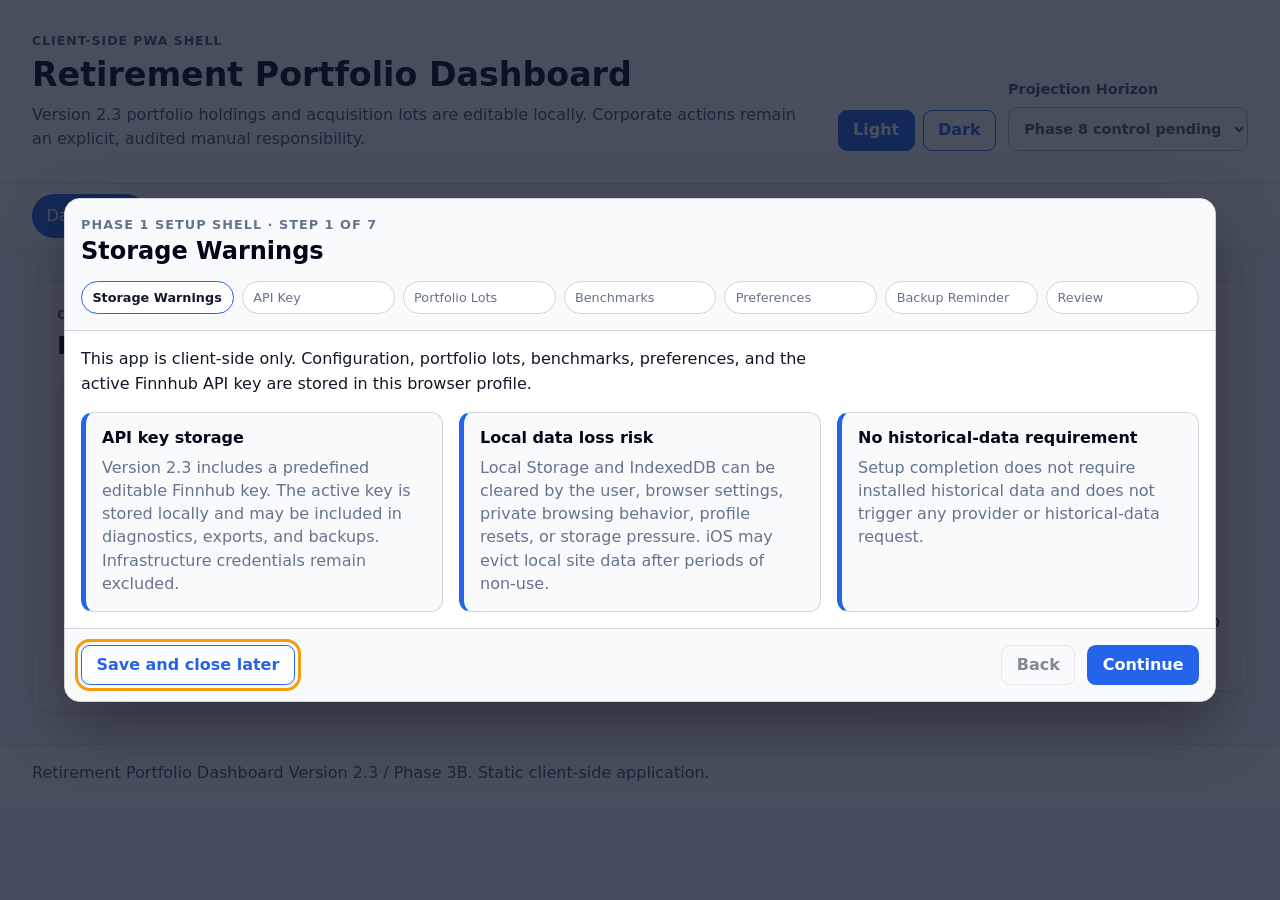
<file: MVP-Portfolio-Dash-3A-Validated/index.html>
<!doctype html>
<html lang="en" data-theme="light">
<head>
  <meta charset="utf-8">
  <meta name="viewport" content="width=device-width, initial-scale=1">
  <meta name="theme-color" content="#2563eb">
  <meta name="description" content="Local client-side retirement portfolio dashboard PWA shell.">
  <title>Retirement Portfolio Dashboard</title>
  <link rel="manifest" href="manifest.json">
  <link rel="stylesheet" href="css/base.css">
  <link rel="stylesheet" href="css/layout.css">
  <link rel="stylesheet" href="css/themes.css">
  <link rel="stylesheet" href="css/portfolio-editor.css?v=0.2.3-phase-3b-6">
  <link rel="stylesheet" href="css/print.css" media="print">
</head>
<body>
  <a class="skip-link" href="#main-content">Skip to main content</a>

  <header class="app-header" role="banner">
    <div class="app-header__identity">
      <p class="eyebrow">Client-side PWA shell</p>
      <h1>Retirement Portfolio Dashboard</h1>
      <p class="app-header__summary">Version 2.3 portfolio holdings and acquisition lots are editable locally. Corporate actions remain an explicit, audited manual responsibility.</p>
    </div>

    <div class="app-header__controls" aria-label="Application controls">
      <div class="control-group" role="group" aria-label="Theme selection">
        <button class="button button--secondary" type="button" data-theme-choice="light">Light</button>
        <button class="button button--secondary" type="button" data-theme-choice="dark">Dark</button>
      </div>

      <label class="field field--compact" for="projection-horizon-placeholder">
        <span>Projection Horizon</span>
        <select id="projection-horizon-placeholder" name="projection-horizon-placeholder" disabled>
          <option>Phase 8 control pending</option>
        </select>
      </label>
    </div>
  </header>

  <nav class="app-nav" aria-label="Primary dashboard sections">
    <ul class="app-nav__list" role="list">
      <li><button class="app-nav__button is-active" type="button" data-panel-target="dashboard" aria-controls="panel-dashboard" aria-selected="true">Dashboard</button></li>
      <li><button class="app-nav__button" type="button" data-panel-target="holdings" aria-controls="panel-holdings" aria-selected="false">Holdings</button></li>
      <li><button class="app-nav__button" type="button" data-panel-target="benchmarks" aria-controls="panel-benchmarks" aria-selected="false">Benchmarks</button></li>
      <li><button class="app-nav__button" type="button" data-panel-target="analytics" aria-controls="panel-analytics" aria-selected="false">Analytics</button></li>
      <li><button class="app-nav__button" type="button" data-panel-target="projections" aria-controls="panel-projections" aria-selected="false">Projections</button></li>
      <li><button class="app-nav__button" type="button" data-panel-target="settings" aria-controls="panel-settings" aria-selected="false">Settings</button></li>
      <li><button class="app-nav__button" type="button" data-panel-target="help" aria-controls="panel-help" aria-selected="false">Help</button></li>
      <li><button class="app-nav__button" type="button" data-panel-target="diagnostics" aria-controls="panel-diagnostics" aria-selected="false">Diagnostics</button></li>
      <li><button class="app-nav__button" type="button" data-panel-target="report" aria-controls="panel-report" aria-selected="false">Report</button></li>
    </ul>
  </nav>

  <div class="app-frame">
    <main id="main-content" class="app-main" role="main" tabindex="-1">
      <section id="panel-dashboard" class="panel" data-panel="dashboard" aria-labelledby="dashboard-title">
        <div class="panel__header">
          <div>
            <p class="eyebrow">Overview</p>
            <h2 id="dashboard-title">Dashboard</h2>
          </div>
          <span class="status-pill status-pill--offline">No data layer yet</span>
        </div>

        <!-- Future UI Manager attachment: dashboard state, refresh controls, and feature availability notices. -->
        <!-- Future Data Services attachment: quote snapshots, market status, and last refresh timestamps. -->
        <!-- Future Portfolio Engine attachment: current value, gains/losses, allocation, and cost-basis summaries. -->
        <div class="card-grid" aria-label="Dashboard metric placeholders">
          <article class="card">
            <h3>Current Portfolio Value</h3>
            <p class="metric-placeholder">Unavailable</p>
            <p>Phase 3A calculations are available as tested modules; dashboard wiring is scheduled for a later phase.</p>
          </article>
          <article class="card">
            <h3>Today's Gain/Loss</h3>
            <p class="metric-placeholder">Unavailable</p>
            <p>Phase 2F quote snapshots and Phase 3A calculations attach to this panel in a later UI phase.</p>
          </article>
          <article class="card">
            <h3>Market Status</h3>
            <p class="metric-placeholder">Pending</p>
            <p>Phase 2F live-data services are implemented; dashboard presentation remains pending.</p>
          </article>
          <article class="card">
            <h3>API Status</h3>
            <p class="metric-placeholder">Not configured</p>
            <p>The Version 2.3 predefined/editable Finnhub key is managed by setup and used by Phase 2F services.</p>
          </article>
        </div>
      </section>

      <section id="panel-holdings" class="panel" data-panel="holdings" aria-labelledby="holdings-title" hidden>
        <div class="panel__header">
          <div>
            <p class="eyebrow">Portfolio</p>
            <h2 id="holdings-title">Holdings</h2>
          </div>
          <span class="status-pill">Editable · saved locally</span>
        </div>

        <div class="portfolio-notice portfolio-notice--warning">
          <strong>Corporate actions are manual.</strong> This app does not detect or apply splits, reverse splits, ticker changes, spin-offs, mergers, or other corporate actions. Use a lot's Manual adjustment action and verify the before-and-after preview before saving.
        </div>
        <div data-portfolio-editor></div>
      </section>

      <section id="panel-benchmarks" class="panel" data-panel="benchmarks" aria-labelledby="benchmarks-title" hidden>
        <div class="panel__header">
          <div>
            <p class="eyebrow">Comparison universe</p>
            <h2 id="benchmarks-title">Benchmarks</h2>
          </div>
          <span class="status-pill">Placeholder</span>
        </div>

        <!-- Future Benchmark Engine attachment: SPY, IWM, AVUV, AVDV, PSCH seed defaults. -->
        <!-- Future Symbol Registry attachment: shared 25 active-symbol cap across holdings and benchmarks. -->
        <div class="placeholder-block">
          <h3>Benchmark management placeholder</h3>
          <p>Built-in and user-added benchmark workflows attach here in Phase 4.</p>
        </div>
      </section>

      <section id="panel-analytics" class="panel" data-panel="analytics" aria-labelledby="analytics-title" hidden>
        <div class="panel__header">
          <div>
            <p class="eyebrow">Price-return approximation</p>
            <h2 id="analytics-title">Analytics</h2>
          </div>
          <span class="status-pill status-pill--warning" data-dependent-status="analytics">Unavailable</span>
        </div>

        <!-- Future Analytics Engine attachment: CAGR, alpha, beta, maximum drawdown, and date alignment. -->
        <!-- Future Risk-Free Rate Service attachment: public no-key 3-month Treasury source. -->
        <div class="placeholder-block">
          <h3>Analytics placeholder</h3>
          <p>OHLCV-based analytics are intentionally not implemented yet. Later metrics must be labeled as price-return approximations.</p>
        </div>
      </section>

      <section id="panel-projections" class="panel" data-panel="projections" aria-labelledby="projections-title" hidden>
        <div class="panel__header">
          <div>
            <p class="eyebrow">Forward-looking models</p>
            <h2 id="projections-title">Projections</h2>
          </div>
          <span class="status-pill status-pill--warning" data-dependent-status="simulations">Unavailable</span>
        </div>

        <!-- Future Monte Carlo Engine attachment: GBM and Historical Bootstrap only. -->
        <!-- Future Web Worker attachment: non-blocking simulation progress and cancellation. -->
        <!-- Future Chart Manager attachment: confidence fan and percentile bands. -->
        <div class="placeholder-block">
          <h3>Projection placeholder</h3>
          <p>Monte Carlo and projection charts are deferred. Scenario analysis is not part of the MVP.</p>
        </div>
      </section>

      <section id="panel-settings" class="panel" data-panel="settings" aria-labelledby="settings-title" hidden>
        <div class="panel__header">
          <div>
            <p class="eyebrow">Configuration</p>
            <h2 id="settings-title">Settings</h2>
          </div>
          <span class="status-pill">Shell only</span>
        </div>

        <!-- Phase 1C setup owns the predefined/editable Finnhub key until the full Settings Manager is added. -->
        <!-- Future Export Manager attachment: backup export and restore controls. -->
        <div class="settings-grid">
          <article class="card">
            <h3>Theme</h3>
            <p>Use the Light and Dark buttons in the header. Persistence is intentionally minimal in this shell.</p>
          </article>
          <article class="card">
            <h3>Local data warning</h3>
            <p>Future settings must warn that browser-local data can be cleared or evicted and is not cloud backup.</p>
          </article>
          <article class="card">
            <h3>API key management</h3>
            <p>The setup wizard provides the Version 2.3 predefined Finnhub key, plaintext editing, persistence, and reset-to-default behavior.</p>
          </article>
          <article class="card">
            <h3>Backup and restore</h3>
            <p>Backup export and restore controls are placeholders until the export manager is implemented.</p>
          </article>
          <article class="card portfolio-notice portfolio-notice--warning">
            <h3>Corporate-action responsibility</h3>
            <p>You are responsible for reviewing and updating acquisition lots after splits, reverse splits, ticker changes, spin-offs, mergers, or other corporate actions. The app never changes stored lots automatically.</p>
          </article>
        </div>
      </section>

      <section id="panel-help" class="panel" data-panel="help" aria-labelledby="help-title" hidden>
        <div class="panel__header">
          <div><p class="eyebrow">Guidance</p><h2 id="help-title">Help</h2></div>
          <span class="status-pill">Portfolio workflow</span>
        </div>
        <div class="settings-grid">
          <article class="card portfolio-notice portfolio-notice--warning">
            <h3>Corporate actions require your review</h3>
            <p>The app does not detect or apply splits, reverse splits, ticker changes, spin-offs, mergers, or other corporate actions. Compare your brokerage records with each stored lot and make corrections manually.</p>
          </article>
          <article class="card">
            <h3>How to record an adjustment</h3>
            <p>Open Holdings, find the affected acquisition lot, and choose Manual adjustment. Update shares, purchase price, or acquisition date only as supported by your records; add an audit note; review the before-and-after values; then save explicitly.</p>
          </article>
          <article class="card">
            <h3>Warnings are non-authoritative</h3>
            <p>A future unusual-price warning may suggest review, but it must never confirm a corporate action or alter stored portfolio data.</p>
          </article>
        </div>
      </section>

      <section id="panel-diagnostics" class="panel" data-panel="diagnostics" aria-labelledby="diagnostics-title" hidden>
        <div class="panel__header">
          <div>
            <p class="eyebrow">Runtime checks</p>
            <h2 id="diagnostics-title">Diagnostics</h2>
          </div>
          <span class="status-pill" id="online-status">Checking</span>
        </div>

        <!-- Future Diagnostics Manager attachment: normalized errors, request budget, cache status, and failed-request history. -->
        <dl class="diagnostics-list">
          <div>
            <dt>Application version</dt>
            <dd id="app-version">Pending</dd>
          </div>
          <div>
            <dt>Service worker</dt>
            <dd id="sw-status">Pending registration</dd>
          </div>
          <div>
            <dt>Local Storage</dt>
            <dd id="capability-local-storage">Pending</dd>
          </div>
          <div>
            <dt>IndexedDB</dt>
            <dd id="capability-indexed-db">Pending</dd>
          </div>
          <div>
            <dt>Web Workers</dt>
            <dd id="capability-web-workers">Pending</dd>
          </div>
          <div>
            <dt>Fetch API</dt>
            <dd id="capability-fetch">Pending</dd>
          </div>
          <div>
            <dt>ECharts</dt>
            <dd id="capability-echarts">Not loaded before the charting phase</dd>
          </div>
        </dl>
      </section>

      <section id="panel-report" class="panel" data-panel="report" aria-labelledby="report-title" hidden>
        <div class="panel__header">
          <div>
            <p class="eyebrow">Print shell</p>
            <h2 id="report-title">Report</h2>
          </div>
          <span class="status-pill">Placeholder</span>
        </div>

        <!-- Future Export Manager attachment: browser Print to PDF report content. -->
        <!-- Custom client-side PDF generation is deferred and must not be added in the MVP shell. -->
        <div class="print-surface" aria-label="Report placeholder">
          <h3>Report shell</h3>
          <p>Print-specific CSS is included. Real report tables, charts, freshness timestamps, and warnings attach in Phase 9.</p>
        </div>
      </section>
    </main>

    <aside class="app-aside" aria-labelledby="phase-boundaries-title">
      <h2 id="phase-boundaries-title">Phase boundaries</h2>
      <ul class="plain-list">
        <li>Live-data services implemented; dashboard integration pending.</li>
        <li>Portfolio calculations implemented through Phase 3A and used by the Phase 3B editor.</li>
        <li>Corporate actions require explicit manual, audited lot adjustments.</li>
        <li>No charting library reference.</li>
        <li>No Monte Carlo worker.</li>
        <li>No export implementation.</li>
        <li>Predefined/editable Finnhub key; no backend integration.</li>
      </ul>
    </aside>
  </div>

  <footer class="app-footer" role="contentinfo">
    <p>Retirement Portfolio Dashboard <span id="footer-version">Version 2.3 / Phase 3B</span>. Static client-side application.</p>
  </footer>

  <script type="module" src="js/app.js?v=0.2.3-phase-3b-3"></script>
</body>
</html>
</file>
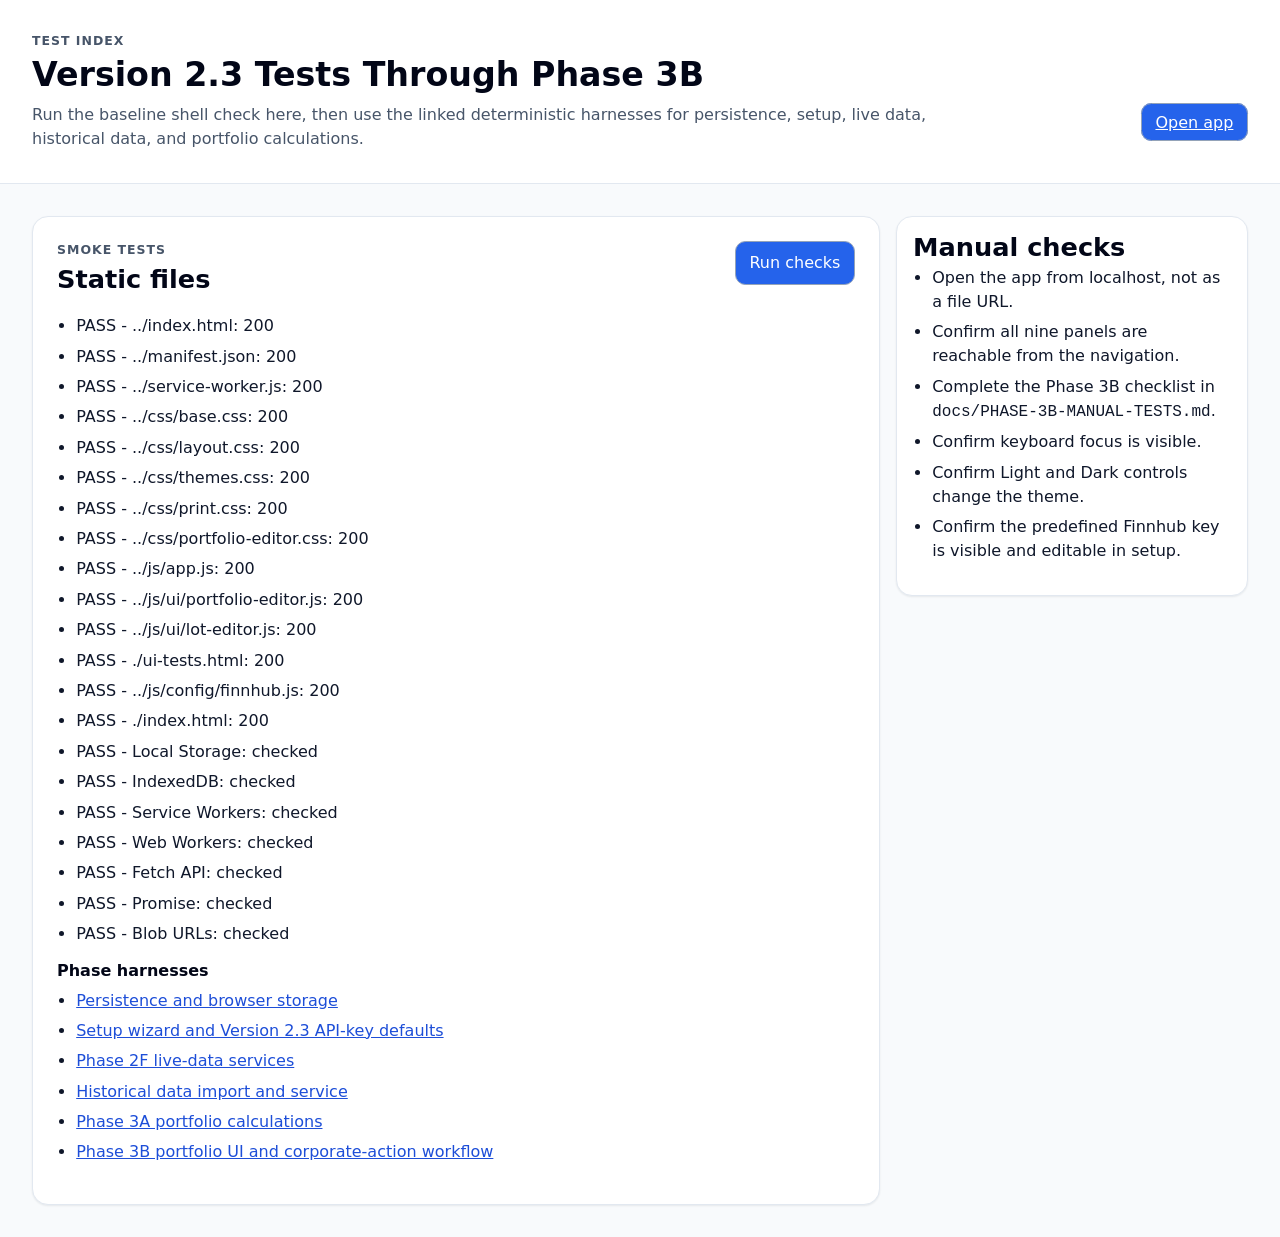
<file: MVP-Portfolio-Dash-3A-Validated/tests/index.html>
<!doctype html>
<html lang="en" data-theme="light">
<head>
  <meta charset="utf-8">
  <meta name="viewport" content="width=device-width, initial-scale=1">
  <title>Version 2.3 Tests Through Phase 3B</title>
  <link rel="stylesheet" href="../css/base.css">
  <link rel="stylesheet" href="../css/layout.css">
  <link rel="stylesheet" href="../css/themes.css">
</head>
<body>
  <header class="app-header" role="banner">
    <div>
      <p class="eyebrow">Test index</p>
      <h1>Version 2.3 Tests Through Phase 3B</h1>
      <p class="app-header__summary">Run the baseline shell check here, then use the linked deterministic harnesses for persistence, setup, live data, historical data, and portfolio calculations.</p>
    </div>
    <p><a class="button" href="../index.html">Open app</a></p>
  </header>

  <main class="app-frame" role="main">
    <section class="panel" aria-labelledby="static-files-title">
      <div class="panel__header">
        <div>
          <p class="eyebrow">Smoke tests</p>
          <h2 id="static-files-title">Static files</h2>
        </div>
        <button class="button" type="button" id="run-tests">Run checks</button>
      </div>

      <ul id="test-results" class="plain-list" aria-live="polite">
        <li>Checks start automatically; use Run checks to repeat them.</li>
      </ul>
      <h3>Phase harnesses</h3>
      <ul class="plain-list">
        <li><a href="storage-tests.html">Persistence and browser storage</a></li>
        <li><a href="setup-wizard-tests.html">Setup wizard and Version 2.3 API-key defaults</a></li>
        <li><a href="data-service-tests.html?autorun=1">Phase 2F live-data services</a></li>
        <li><a href="historical-data-tests.html">Historical data import and service</a></li>
        <li><a href="calculation-tests.html">Phase 3A portfolio calculations</a></li>
        <li><a href="ui-tests.html">Phase 3B portfolio UI and corporate-action workflow</a></li>
      </ul>
    </section>

    <aside class="app-aside" aria-labelledby="manual-checks-title">
      <h2 id="manual-checks-title">Manual checks</h2>
      <ul class="plain-list">
        <li>Open the app from localhost, not as a file URL.</li>
        <li>Confirm all nine panels are reachable from the navigation.</li>
        <li>Complete the Phase 3B checklist in <code>docs/PHASE-3B-MANUAL-TESTS.md</code>.</li>
        <li>Confirm keyboard focus is visible.</li>
        <li>Confirm Light and Dark controls change the theme.</li>
        <li>Confirm the predefined Finnhub key is visible and editable in setup.</li>
      </ul>
    </aside>
  </main>

  <script>
    const files = [
      '../index.html',
      '../manifest.json',
      '../service-worker.js',
      '../css/base.css',
      '../css/layout.css',
      '../css/themes.css',
      '../css/print.css',
      '../css/portfolio-editor.css',
      '../js/app.js',
      '../js/ui/portfolio-editor.js',
      '../js/ui/lot-editor.js',
      './ui-tests.html',
      '../js/config/finnhub.js',
      './index.html'
    ];

    const capabilityChecks = [
      ['Local Storage', () => {
        const key = 'portfolioDash.testProbe';
        localStorage.setItem(key, '1');
        localStorage.removeItem(key);
        return true;
      }],
      ['IndexedDB', () => 'indexedDB' in window],
      ['Service Workers', () => 'serviceWorker' in navigator],
      ['Web Workers', () => 'Worker' in window],
      ['Fetch API', () => 'fetch' in window],
      ['Promise', () => 'Promise' in window],
      ['Blob URLs', () => 'Blob' in window && 'URL' in window && 'createObjectURL' in URL]
    ];

    document.getElementById('run-tests').addEventListener('click', runChecks);

    async function runChecks() {
      const results = [];

      for (const file of files) {
        try {
          const response = await fetch(file, { cache: 'no-store' });
          results.push([response.ok, `${file}: ${response.status}`]);
        } catch (_error) {
          results.push([false, `${file}: fetch failed`]);
        }
      }

      for (const [label, check] of capabilityChecks) {
        try {
          results.push([Boolean(check()), `${label}: checked`]);
        } catch (_error) {
          results.push([false, `${label}: unavailable or blocked`]);
        }
      }

      renderResults(results);
    }

    function renderResults(results) {
      const list = document.getElementById('test-results');
      list.textContent = '';

      results.forEach(([passed, message]) => {
        const item = document.createElement('li');
        item.textContent = `${passed ? 'PASS' : 'FAIL'} - ${message}`;
        list.appendChild(item);
      });
    }

    runChecks();
  </script>
</body>
</html>
</file>
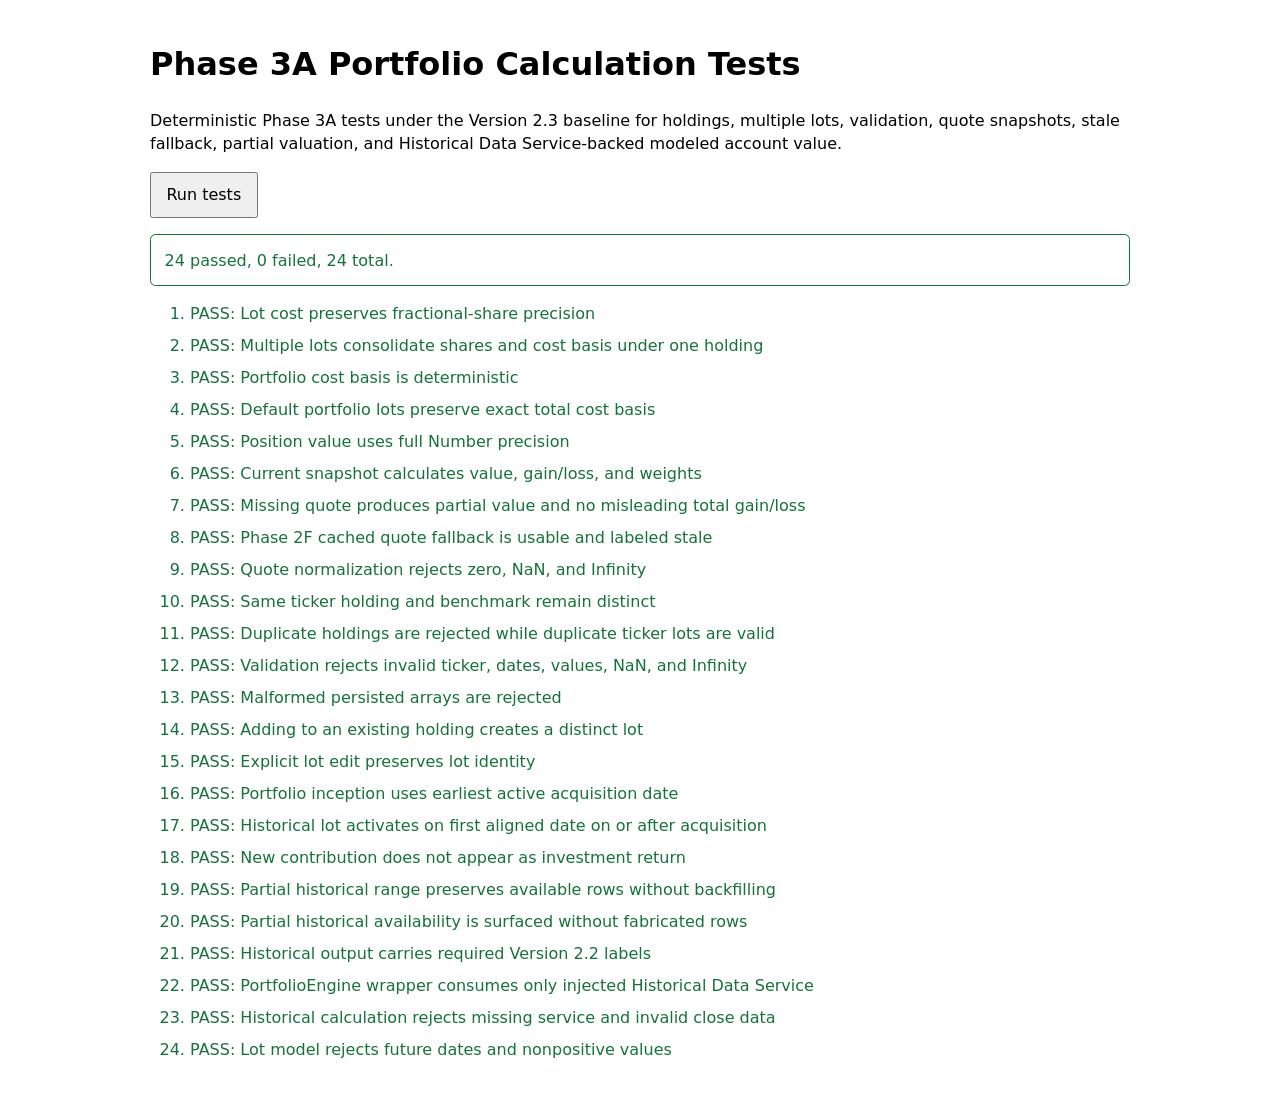
<file: MVP-Portfolio-Dash-3A-Validated/tests/calculation-tests.html>
<!doctype html>
<html lang="en">
<head>
  <meta charset="utf-8">
  <meta name="viewport" content="width=device-width, initial-scale=1">
  <title>Phase 3A Portfolio Calculation Tests</title>
  <style>
    :root { color-scheme: light dark; font-family: system-ui, sans-serif; }
    body { max-width: 980px; margin: 0 auto; padding: 1.25rem; line-height: 1.45; }
    button { min-height: 44px; font: inherit; padding: .6rem .9rem; }
    .summary { margin: 1rem 0; padding: .85rem; border: 1px solid currentColor; border-radius: .35rem; }
    .pass { color: #16723a; }
    .fail { color: #b42318; }
    li { margin: .55rem 0; }
    pre { white-space: pre-wrap; overflow-wrap: anywhere; }
    code { overflow-wrap: anywhere; }
  </style>
</head>
<body>
  <main>
    <h1>Phase 3A Portfolio Calculation Tests</h1>
    <p>
      Deterministic Phase 3A tests under the Version 2.3 baseline for holdings, multiple lots, validation,
      quote snapshots, stale fallback, partial valuation, and Historical Data
      Service-backed modeled account value.
    </p>
    <button id="run-tests" type="button">Run tests</button>
    <div id="summary" class="summary" aria-live="polite">Tests have not run.</div>
    <ol id="results"></ol>
  </main>

  <script type="module">
    import { createLot } from "../js/portfolio/lot-model.js";
    import {
      addLotToHolding,
      createPortfolio,
      editLot
    } from "../js/portfolio/portfolio-model.js";
    import {
      assertValidPortfolio,
      validatePortfolio
    } from "../js/portfolio/portfolio-validation.js";
    import {
      buildHistoricalPerformanceSeries,
      calculateHoldingCostBasis,
      calculateHoldingShares,
      calculateLotCost,
      calculatePortfolioCostBasis,
      calculatePortfolioInceptionDate,
      calculatePortfolioSnapshot,
      calculatePositionValue,
      createPortfolioEngine,
      normalizeQuoteSnapshot,
      PORTFOLIO_SERIES_LABELS
    } from "../js/portfolio/portfolio-engine.js";
    import { nearlyEqual } from "../js/utils/number-utils.js";

    const referenceDate = "2030-01-01";
    const tests = [];
    const test = (name, fn) => tests.push({ name, fn });
    const assert = (condition, message = "Assertion failed") => {
      if (!condition) throw new Error(message);
    };
    const assertEqual = (actual, expected, message = "Values differ") => {
      if (actual !== expected) throw new Error(`${message}: expected ${expected}, received ${actual}`);
    };
    const assertNear = (actual, expected, tolerance = 1e-10, message = "Values differ") => {
      if (!nearlyEqual(actual, expected, tolerance)) {
        throw new Error(`${message}: expected ${expected}, received ${actual}`);
      }
    };
    const assertThrows = (fn, expectedCode = null) => {
      let thrown = null;
      try { fn(); } catch (error) { thrown = error; }
      if (!thrown) throw new Error("Expected function to throw");
      if (expectedCode && thrown.code !== expectedCode) {
        throw new Error(`Expected code ${expectedCode}, received ${thrown.code}`);
      }
    };

    const idFactory = (() => {
      let count = 0;
      return (prefix) => `${prefix}-test-${++count}`;
    })();

    function basePortfolioInput() {
      return {
        id: "portfolio-test",
        name: "Test Portfolio",
        benchmarks: [{ id: "benchmark-dco", recordType: "benchmark", ticker: "DCO" }],
        holdings: [
          {
            id: "holding-dco",
            ticker: "DCO",
            active: true,
            lots: [
              { id: "lot-dco-1", ticker: "DCO", shares: 1.5, purchasePricePerShare: 10, acquisitionDate: "2020-01-02", auditNote: "Initial lot" },
              { id: "lot-dco-2", ticker: "DCO", shares: 0.5, purchasePricePerShare: 10, acquisitionDate: "2020-01-03", auditNote: "Second lot" }
            ]
          },
          {
            id: "holding-vtv",
            ticker: "VTV",
            active: true,
            lots: [
              { id: "lot-vtv-1", ticker: "VTV", shares: 1, purchasePricePerShare: 20, acquisitionDate: "2020-01-02", auditNote: "Value holding" }
            ]
          }
        ]
      };
    }

    function historicalPortfolioInput() {
      return {
        id: "portfolio-history",
        name: "Historical Test",
        holdings: [
          {
            id: "holding-aaa",
            ticker: "AAA",
            active: true,
            lots: [
              { id: "lot-aaa-1", ticker: "AAA", shares: 1, purchasePricePerShare: 10, acquisitionDate: "2020-01-02", auditNote: "" },
              { id: "lot-aaa-2", ticker: "AAA", shares: 1, purchasePricePerShare: 12, acquisitionDate: "2020-01-04", auditNote: "Later contribution" }
            ]
          },
          {
            id: "holding-bbb",
            ticker: "BBB",
            active: true,
            lots: [
              { id: "lot-bbb-1", ticker: "BBB", shares: 2, purchasePricePerShare: 20, acquisitionDate: "2020-01-02", auditNote: "" }
            ]
          }
        ]
      };
    }

    test("Lot cost preserves fractional-share precision", () => {
      assertNear(calculateLotCost({ shares: 1.25, purchasePricePerShare: 8.4 }), 10.5);
    });

    test("Multiple lots consolidate shares and cost basis under one holding", () => {
      const holding = basePortfolioInput().holdings[0];
      assertNear(calculateHoldingShares(holding), 2);
      assertNear(calculateHoldingCostBasis(holding), 20);
    });

    test("Portfolio cost basis is deterministic", () => {
      assertNear(calculatePortfolioCostBasis(basePortfolioInput(), { referenceDate }), 40);
    });

    test("Default portfolio lots preserve exact total cost basis", () => {
      const defaults = {
        holdings: [
          { ticker: "DCO", lots: [{ ticker: "DCO", shares: 39, purchasePricePerShare: 145.17948, acquisitionDate: "2026-05-15" }] },
          { ticker: "VTV", lots: [{ ticker: "VTV", shares: 547, purchasePricePerShare: 207.0364, acquisitionDate: "2026-05-15" }] },
          { ticker: "ONEQ", lots: [{ ticker: "ONEQ", shares: 918, purchasePricePerShare: 104.06513, acquisitionDate: "2026-05-15" }] }
        ]
      };
      assertNear(calculatePortfolioCostBasis(defaults, { referenceDate }), 214442.69986);
    });

    test("Position value uses full Number precision", () => {
      assertNear(calculatePositionValue(1.25, 12.8), 16);
    });

    test("Current snapshot calculates value, gain/loss, and weights", () => {
      const snapshot = calculatePortfolioSnapshot(
        basePortfolioInput(),
        { DCO: { c: 12, t: 1700000000 }, VTV: 30 },
        { referenceDate }
      );
      assert(snapshot.complete);
      assertNear(snapshot.portfolioValue, 54);
      assertNear(snapshot.unrealizedGainLoss, 14);
      assertNear(snapshot.positions[0].weight, 24 / 54);
      assertNear(snapshot.positions[1].weight, 30 / 54);
      assertEqual(snapshot.state, "current");
    });

    test("Missing quote produces partial value and no misleading total gain/loss", () => {
      const snapshot = calculatePortfolioSnapshot(basePortfolioInput(), { DCO: 12 }, { referenceDate });
      assertEqual(snapshot.complete, false);
      assertEqual(snapshot.valueIsPartial, true);
      assertNear(snapshot.portfolioValue, 24);
      assertEqual(snapshot.unrealizedGainLoss, null);
      assertNear(snapshot.partialUnrealizedGainLoss, 4);
      assertEqual(snapshot.missingPriceSymbols[0], "VTV");
      assertEqual(snapshot.weightBasis, "available-market-value-only");
    });

    test("Phase 2F cached quote fallback is usable and labeled stale", () => {
      const quotes = {
        DCO: { data: { c: 12 }, source: "cache", availability: "stale", stale: true },
        VTV: { data: { c: 30 }, source: "live", availability: "available", stale: false }
      };
      const snapshot = calculatePortfolioSnapshot(basePortfolioInput(), quotes, { referenceDate });
      assert(snapshot.complete);
      assert(snapshot.hasStaleQuotes);
      assertEqual(snapshot.state, "stale");
      assertEqual(snapshot.positions[0].quoteSource, "cache");
      assertEqual(snapshot.positions[0].quoteStale, true);
    });

    test("Quote normalization rejects zero, NaN, and Infinity", () => {
      assertEqual(normalizeQuoteSnapshot({ c: 0 }).available, false);
      assertEqual(normalizeQuoteSnapshot({ c: NaN }).available, false);
      assertEqual(normalizeQuoteSnapshot({ c: Infinity }).available, false);
    });

    test("Same ticker holding and benchmark remain distinct", () => {
      const result = validatePortfolio(basePortfolioInput(), { referenceDate });
      assert(result.valid, JSON.stringify(result.errors));
      assertEqual(result.normalized.holdings[0].ticker, "DCO");
      assertEqual(result.normalized.benchmarks[0].recordType, "benchmark");
    });

    test("Duplicate holdings are rejected while duplicate ticker lots are valid", () => {
      const valid = validatePortfolio(basePortfolioInput(), { referenceDate });
      assert(valid.valid);
      const input = basePortfolioInput();
      input.holdings.push({ ...input.holdings[0], id: "duplicate-dco" });
      const invalid = validatePortfolio(input, { referenceDate });
      assert(!invalid.valid);
      assert(invalid.errors.some((error) => error.code === "PORTFOLIO_DUPLICATE_HOLDING"));
    });

    test("Validation rejects invalid ticker, dates, values, NaN, and Infinity", () => {
      const cases = [
        { field: "ticker", value: "1BAD" },
        { field: "shares", value: 0 },
        { field: "shares", value: -1 },
        { field: "shares", value: NaN },
        { field: "shares", value: Infinity },
        { field: "purchasePricePerShare", value: 0 },
        { field: "purchasePricePerShare", value: -2 },
        { field: "acquisitionDate", value: "2020-02-31" },
        { field: "acquisitionDate", value: "2031-01-01" }
      ];
      cases.forEach(({ field, value }) => {
        const input = basePortfolioInput();
        input.holdings[0].lots[0][field] = value;
        if (field === "ticker") input.holdings[0].ticker = value;
        const result = validatePortfolio(input, { referenceDate });
        assert(!result.valid, `Expected invalid ${field}: ${String(value)}`);
      });
    });

    test("Malformed persisted arrays are rejected", () => {
      assert(!validatePortfolio({ holdings: {} }, { referenceDate }).valid);
      const input = basePortfolioInput();
      input.holdings[0].lots = "not-an-array";
      assert(!validatePortfolio(input, { referenceDate }).valid);
    });

    test("Adding to an existing holding creates a distinct lot", () => {
      const portfolio = createPortfolio(basePortfolioInput(), { referenceDate, idFactory });
      const updated = addLotToHolding(portfolio, "holding-dco", {
        shares: 0.25,
        purchasePricePerShare: 11,
        acquisitionDate: "2020-01-04",
        auditNote: "Added shares"
      }, { referenceDate, idFactory });
      assertEqual(updated.holdings[0].lots.length, 3);
      assert(updated.holdings[0].lots[2].id !== updated.holdings[0].lots[0].id);
      assertNear(calculateHoldingShares(updated.holdings[0]), 2.25);
    });

    test("Explicit lot edit preserves lot identity", () => {
      const portfolio = createPortfolio(basePortfolioInput(), { referenceDate, idFactory });
      const updated = editLot(portfolio, "holding-dco", "lot-dco-1", {
        shares: 1.75,
        auditNote: "Manual audited correction"
      }, { referenceDate, idFactory });
      assertEqual(updated.holdings[0].lots[0].id, "lot-dco-1");
      assertNear(updated.holdings[0].lots[0].shares, 1.75);
      assertEqual(updated.holdings[0].lots[0].auditNote, "Manual audited correction");
    });

    test("Portfolio inception uses earliest active acquisition date", () => {
      assertEqual(calculatePortfolioInceptionDate(basePortfolioInput(), { referenceDate }), "2020-01-02");
    });

    test("Historical lot activates on first aligned date on or after acquisition", async () => {
      const service = {
        async getAlignedSeries() {
          return {
            symbols: ["AAA", "BBB"],
            available: true,
            state: "current",
            states: ["current"],
            rows: [
              { date: "2020-01-02", closes: { AAA: 10, BBB: 20 } },
              { date: "2020-01-03", closes: { AAA: 11, BBB: 21 } },
              { date: "2020-01-06", closes: { AAA: 12, BBB: 22 } },
              { date: "2020-01-07", closes: { AAA: 13, BBB: 22 } }
            ],
            counts: { returnedObservationCount: 4, returnObservationCount: 3 },
            provenance: {}, warnings: [], serviceVersion: "2.2-phase-2e-test"
          };
        }
      };
      const result = await buildHistoricalPerformanceSeries(historicalPortfolioInput(), service, { referenceDate });
      assertNear(result.rows[0].accountValue, 50);
      assertNear(result.rows[1].accountValue, 53);
      assertNear(result.rows[2].accountValue, 68);
      assertEqual(result.rows[1].activeLotCount, 2);
      assertEqual(result.rows[2].activeLotCount, 3);
      assertEqual(result.rows[2].activatedLotIds[0], "lot-aaa-2");
      assertNear(result.rows[2].externalFlowMarketValue, 12);
    });

    test("New contribution does not appear as investment return", async () => {
      const service = {
        async getAlignedSeries() {
          return {
            available: true, state: "current", states: ["current"],
            rows: [
              { date: "2020-01-02", closes: { AAA: 10, BBB: 20 } },
              { date: "2020-01-03", closes: { AAA: 10, BBB: 20 } },
              { date: "2020-01-06", closes: { AAA: 10, BBB: 20 } }
            ],
            counts: {}, provenance: {}, warnings: [], serviceVersion: "test"
          };
        }
      };
      const result = await buildHistoricalPerformanceSeries(historicalPortfolioInput(), service, { referenceDate });
      assertNear(result.rows[0].normalizedPriceReturnIndex, 100);
      assertNear(result.rows[1].normalizedPriceReturnIndex, 100);
      assertNear(result.rows[2].normalizedPriceReturnIndex, 100);
      assertNear(result.rows[2].accountValue, 60);
    });

    test("Partial historical range preserves available rows without backfilling", async () => {
      const service = {
        async getAlignedSeries() {
          return {
            available: true,
            state: "insufficient",
            states: ["insufficient"],
            rows: [
              { date: "2020-01-03", closes: { AAA: 11, BBB: 21 } },
              { date: "2020-01-06", closes: { AAA: 12, BBB: 22 } }
            ],
            counts: { returnedObservationCount: 2, requiredCloseCount: 4 },
            provenance: {},
            warnings: [{ code: "HISTORICAL_ALIGNMENT_INSUFFICIENT" }],
            serviceVersion: "test"
          };
        }
      };
      const result = await buildHistoricalPerformanceSeries(
        historicalPortfolioInput(),
        service,
        { referenceDate }
      );
      assertEqual(result.available, true);
      assertEqual(result.state, "insufficient");
      assertEqual(result.rows.length, 2);
      assertEqual(result.rows[0].date, "2020-01-03");
      assertEqual(result.rows[1].date, "2020-01-06");
      assertNear(result.rows[0].accountValue, 53);
      assertNear(result.rows[1].accountValue, 68);
    });

    test("Partial historical availability is surfaced without fabricated rows", async () => {
      const service = {
        async getAlignedSeries() {
          return {
            available: false,
            state: "missing",
            states: ["missing", "insufficient"],
            missingSymbols: ["BBB"],
            rows: [], counts: { returnedObservationCount: 0 }, provenance: {},
            warnings: [{ code: "HISTORICAL_ALIGNMENT_SYMBOLS_MISSING" }],
            serviceVersion: "test"
          };
        }
      };
      const result = await buildHistoricalPerformanceSeries(historicalPortfolioInput(), service, { referenceDate });
      assertEqual(result.available, false);
      assertEqual(result.rows.length, 0);
      assertEqual(result.state, "missing");
      assert(result.states.includes("insufficient"));
    });

    test("Historical output carries required Version 2.2 labels", async () => {
      const service = {
        async getAlignedSeries() {
          return {
            available: true, state: "quality-warning", states: ["quality-warning"],
            rows: [
              { date: "2020-01-02", closes: { AAA: 10, BBB: 20 } },
              { date: "2020-01-03", closes: { AAA: 11, BBB: 18 } }
            ],
            counts: {}, provenance: { AAA: { source: "Stooq" } },
            warnings: [{ code: "TEST_WARNING" }], serviceVersion: "2.2-phase-2e-test"
          };
        }
      };
      const result = await buildHistoricalPerformanceSeries(historicalPortfolioInput(), service, { referenceDate });
      assertEqual(result.accountValueLabel, PORTFOLIO_SERIES_LABELS.ACCOUNT_VALUE);
      assertEqual(result.label, PORTFOLIO_SERIES_LABELS.HISTORICAL_PRICE_RETURN);
      assertEqual(result.priceAdjustment, "split-adjusted");
      assertEqual(result.dividendAdjustment, "none");
      assertEqual(result.exactTotalReturn, false);
      assertEqual(result.brokerageReconciled, false);
      assertEqual(result.taxAdjusted, false);
      assertEqual(result.corporateActionsApplied, false);
      assertEqual(result.state, "quality-warning");
    });

    test("PortfolioEngine wrapper consumes only injected Historical Data Service", async () => {
      let calls = 0;
      const engine = createPortfolioEngine({
        historicalDataService: {
          async getAlignedSeries(symbols) {
            calls += 1;
            assertEqual(symbols.join(","), "AAA,BBB");
            return {
              available: true, state: "current", states: ["current"],
              rows: [{ date: "2020-01-02", closes: { AAA: 10, BBB: 20 } }],
              counts: {}, provenance: {}, warnings: [], serviceVersion: "test"
            };
          }
        }
      });
      const result = await engine.getHistoricalAccountValueSeries(historicalPortfolioInput(), { referenceDate });
      assertEqual(calls, 1);
      assertEqual(result.rows.length, 1);
    });

    test("Historical calculation rejects missing service and invalid close data", async () => {
      let missingServiceThrown = false;
      try {
        await buildHistoricalPerformanceSeries(historicalPortfolioInput(), null, { referenceDate });
      } catch (error) {
        missingServiceThrown = error.code === "HISTORICAL_SERVICE_REQUIRED";
      }
      assert(missingServiceThrown);

      let invalidCloseThrown = false;
      try {
        await buildHistoricalPerformanceSeries(historicalPortfolioInput(), {
          async getAlignedSeries() {
            return {
              available: true, state: "current", states: ["current"],
              rows: [{ date: "2020-01-02", closes: { AAA: 10, BBB: NaN } }],
              counts: {}, provenance: {}, warnings: []
            };
          }
        }, { referenceDate });
      } catch (error) {
        invalidCloseThrown = error.code === "HISTORICAL_CLOSE_INVALID";
      }
      assert(invalidCloseThrown);
    });

    test("Lot model rejects future dates and nonpositive values", () => {
      assertThrows(() => createLot({
        ticker: "DCO", shares: 0, purchasePricePerShare: 10, acquisitionDate: "2020-01-02"
      }, { referenceDate }), "LOT_SHARES_INVALID");
      assertThrows(() => createLot({
        ticker: "DCO", shares: 1, purchasePricePerShare: 10, acquisitionDate: "2031-01-01"
      }, { referenceDate }), "LOT_ACQUISITION_DATE_FUTURE");
    });

    async function runTests() {
      const resultsElement = document.querySelector("#results");
      const summaryElement = document.querySelector("#summary");
      resultsElement.replaceChildren();
      let passed = 0;
      for (const entry of tests) {
        const item = document.createElement("li");
        try {
          await entry.fn();
          passed += 1;
          item.className = "pass";
          item.textContent = `PASS: ${entry.name}`;
        } catch (error) {
          item.className = "fail";
          const title = document.createElement("strong");
          title.textContent = `FAIL: ${entry.name}`;
          const details = document.createElement("pre");
          details.textContent = error && error.stack ? error.stack : String(error);
          item.append(title, details);
        }
        resultsElement.append(item);
      }
      const failed = tests.length - passed;
      summaryElement.className = `summary ${failed === 0 ? "pass" : "fail"}`;
      summaryElement.textContent = `${passed} passed, ${failed} failed, ${tests.length} total.`;
      document.title = failed === 0
        ? `PASS (${passed}) - Phase 3A Tests`
        : `FAIL (${failed}) - Phase 3A Tests`;
    }

    document.querySelector("#run-tests").addEventListener("click", runTests);
    runTests();
  </script>
</body>
</html>
</file>
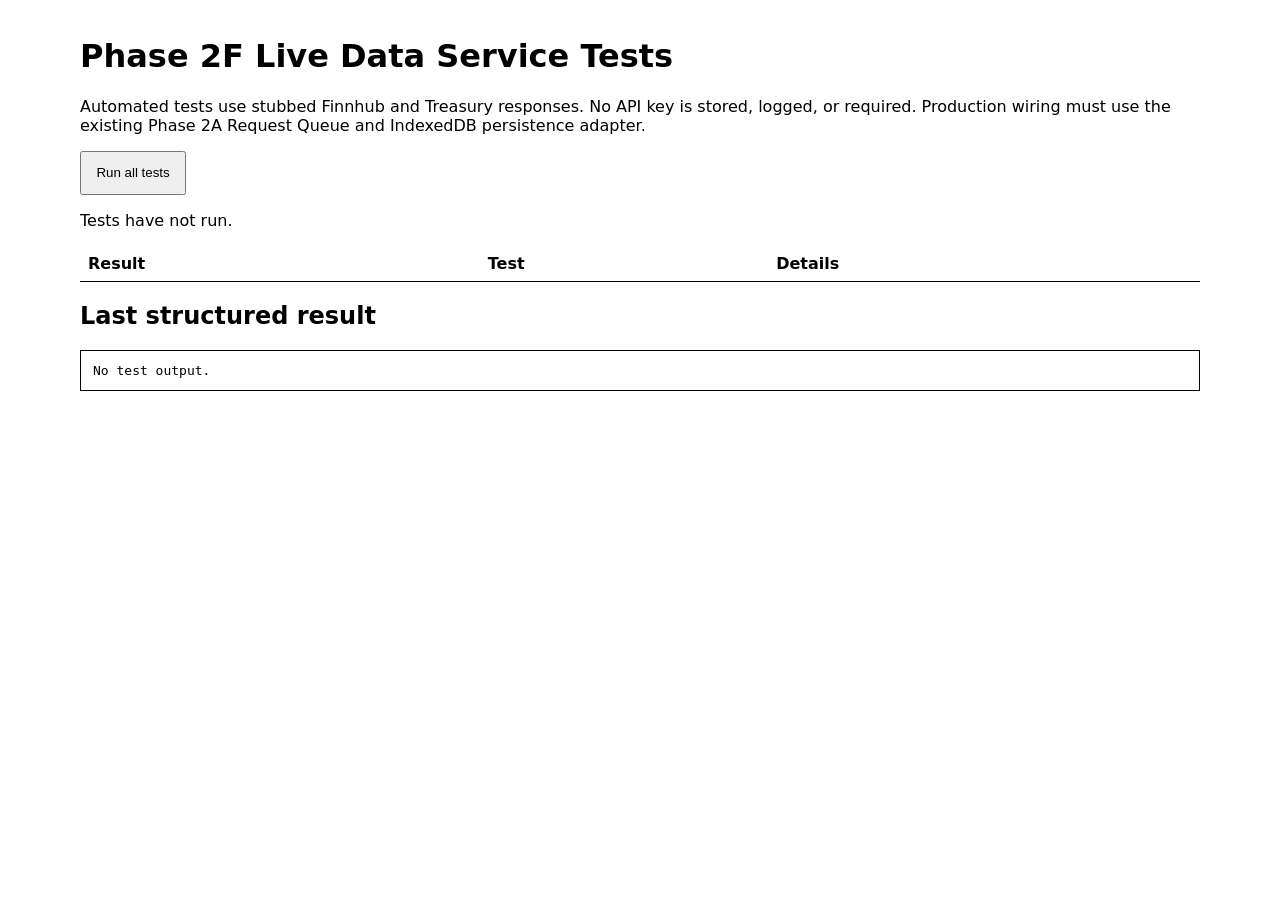
<file: MVP-Portfolio-Dash-3A-Validated/tests/data-service-tests.html>
<!doctype html>
<html lang="en">
<head>
  <meta charset="utf-8">
  <meta name="viewport" content="width=device-width, initial-scale=1">
  <title>Phase 2F Live Data Service Tests</title>
  <style>
    :root { color-scheme: light dark; font-family: system-ui, sans-serif; }
    body { margin: 0; padding: 1rem; }
    main { max-width: 70rem; margin: 0 auto; }
    button { min-height: 2.75rem; padding: 0.5rem 0.9rem; }
    table { width: 100%; border-collapse: collapse; margin-top: 1rem; }
    th, td { border-bottom: 1px solid currentColor; padding: 0.5rem; text-align: left; vertical-align: top; }
    .pass { color: #18763a; font-weight: 700; }
    .fail { color: #a61b1b; font-weight: 700; }
    pre { white-space: pre-wrap; overflow-wrap: anywhere; border: 1px solid currentColor; padding: 0.75rem; }
    @media (prefers-color-scheme: dark) {
      .pass { color: #7ee2a1; }
      .fail { color: #ff9b9b; }
    }
  </style>
</head>
<body>
  <main>
    <h1>Phase 2F Live Data Service Tests</h1>
    <p>
      Automated tests use stubbed Finnhub and Treasury responses. No API key is
      stored, logged, or required. Production wiring must use the existing Phase
      2A Request Queue and IndexedDB persistence adapter.
    </p>
    <button id="run-tests" type="button">Run all tests</button>
    <p id="summary" role="status" aria-live="polite">Tests have not run.</p>
    <table aria-describedby="summary">
      <thead>
        <tr><th scope="col">Result</th><th scope="col">Test</th><th scope="col">Details</th></tr>
      </thead>
      <tbody id="results"></tbody>
    </table>
    <h2>Last structured result</h2>
    <pre id="output">No test output.</pre>
  </main>

  <script type="module">
    import {
      FINNHUB_ENDPOINTS,
      FINNHUB_PRIORITIES,
      FinnhubClient
    } from "../js/data/finnhub-client.js";
    import {
      LIVE_DATA_ERROR_CODES,
      normalizeLiveDataError
    } from "../js/data/live-data-errors.js";
    import {
      LIVE_DATA_TTLS,
      cacheKey,
      createCacheEntry
    } from "../js/data/cache-policy.js";
    import { createMemoryLiveDataCache } from "../js/data/live-data-cache.js";
    import { MarketDataService } from "../js/data/market-data-service.js";
    import { SymbolService } from "../js/data/symbol-service.js";
    import {
      RiskFreeRateService,
      normalizeTreasuryAuctionResponse
    } from "../js/data/risk-free-rate-service.js";
    import { LiveDataDiagnostics } from "../js/diagnostics/live-data-diagnostics.js";

    const tests = [];
    const resultsBody = document.querySelector("#results");
    const summary = document.querySelector("#summary");
    const output = document.querySelector("#output");

    class FakeQueue {
      constructor() { this.calls = []; }
      enqueue(task, options) {
        this.calls.push(clone(options));
        return task();
      }
      getBudgetStatus() {
        return {
          available: true,
          maxPerSecond: 30,
          maxPerMinute: 60,
          callsLastSecond: this.calls.length,
          callsLastMinute: this.calls.length,
          remainingSecond: Math.max(0, 30 - this.calls.length),
          remainingMinute: Math.max(0, 60 - this.calls.length),
          queued: 0,
          inFlight: 0
        };
      }
    }

    class RouteFetch {
      constructor(routes = {}) { this.routes = routes; this.calls = []; }
      async fetch(url, options = {}) {
        const parsed = new URL(url);
        this.calls.push({
          pathname: parsed.pathname,
          params: Object.fromEntries(parsed.searchParams.entries())
        });
        const route = this.routes[parsed.pathname];
        if (!route) return fakeResponse(404, { error: "not found" });
        return typeof route === "function"
          ? route(parsed, options, this.calls.length)
          : fakeResponse(200, route);
      }
    }

    function fakeResponse(status, payload, headers = {}) {
      return {
        ok: status >= 200 && status < 300,
        status,
        statusText: status === 200 ? "OK" : "Request failed",
        headers: {
          get(name) {
            const key = String(name).toLowerCase();
            if (key === "content-type") return "application/json";
            return headers[key] || null;
          }
        },
        async json() { return clone(payload); },
        async text() { return JSON.stringify(payload); }
      };
    }

    function makeClient(routeFetch, queue = new FakeQueue()) {
      return {
        queue,
        client: new FinnhubClient({
          requestQueue: queue,
          getApiKey: async () => "ephemeral-stub-key",
          fetchImpl: routeFetch.fetch.bind(routeFetch),
          now: () => "2026-07-11T14:00:00.000Z"
        })
      };
    }

    function quote(price = 100) {
      return { c: price, d: 1, dp: 1, h: price + 1, l: price - 1, o: price - 0.5, pc: price - 1, t: 1783788000 };
    }

    function test(name, fn) { tests.push({ name, fn }); }
    function assert(condition, message) {
      if (!condition) throw new Error(message || "Assertion failed.");
    }
    function equal(actual, expected, message) {
      assert(Object.is(actual, expected), message || `Expected ${JSON.stringify(expected)}, received ${JSON.stringify(actual)}.`);
    }
    function clone(value) {
      return value === undefined ? undefined : JSON.parse(JSON.stringify(value));
    }

    test("Queue is mandatory", () => {
      let code = null;
      try {
        new FinnhubClient({ getApiKey: () => "x", fetchImpl: async () => {} });
      } catch (error) {
        code = error.code;
      }
      equal(code, LIVE_DATA_ERROR_CODES.REQUEST_QUEUE_REQUIRED);
    });

    test("Quote runs through queue and metadata excludes key", async () => {
      const routes = new RouteFetch({ "/api/v1/quote": quote() });
      const { client, queue } = makeClient(routes);
      await client.getQuote("SPY", { priority: FINNHUB_PRIORITIES.HOLDING_QUOTE });
      equal(queue.calls.length, 1);
      equal(queue.calls[0].metadata.endpoint, "/quote");
      equal(JSON.stringify(queue.calls).includes("ephemeral-stub-key"), false);
    });

    test("Holdings are queued ahead of benchmarks", async () => {
      const routes = new RouteFetch({ "/api/v1/quote": quote() });
      const { client, queue } = makeClient(routes);
      const service = new MarketDataService({
        client,
        cache: createMemoryLiveDataCache(),
        now: () => "2026-07-11T14:00:00.000Z"
      });
      await service.refreshQuotes([
        { symbol: "SPY", role: "benchmark" },
        { symbol: "DCO", role: "holding" }
      ]);
      equal(queue.calls[0].priority, FINNHUB_PRIORITIES.HOLDING_QUOTE);
      equal(queue.calls[1].priority, FINNHUB_PRIORITIES.BENCHMARK_QUOTE);
    });

    test("Profile cache TTL is seven days", async () => {
      const routes = new RouteFetch({
        "/api/v1/stock/profile2": { ticker: "DCO", name: "Ducommun" }
      });
      const { client } = makeClient(routes);
      const cache = createMemoryLiveDataCache();
      const service = new MarketDataService({
        client,
        cache,
        now: () => "2026-07-11T14:00:00.000Z"
      });
      const first = await service.getCompanyProfile("DCO");
      const second = await service.getCompanyProfile("DCO");
      equal(first.source, "live");
      equal(second.source, "cache");
      equal(cache.snapshot()[cacheKey("profile", "DCO")].ttlMs, LIVE_DATA_TTLS.COMPANY_PROFILE);
    });

    test("Cache read failure still permits live quote", async () => {
      const routes = new RouteFetch({ "/api/v1/quote": quote(125) });
      const { client } = makeClient(routes);
      const cache = createMemoryLiveDataCache();
      cache.setReadFailure(new Error("IndexedDB blocked"));
      const service = new MarketDataService({
        client,
        cache,
        now: () => "2026-07-11T14:00:00.000Z"
      });
      const result = await service.getQuote("SPY");
      equal(result.source, "live");
      equal(result.data.currentPrice, 125);
      equal(result.warnings[0].code, LIVE_DATA_ERROR_CODES.CACHE_READ_FAILED);
    });

    test("Rate limit uses stale cached quote", async () => {
      const cached = createCacheEntry({
        key: cacheKey("quote", "SPY"),
        category: "QUOTE",
        symbol: "SPY",
        source: "Finnhub",
        data: { currentPrice: 110, previousClose: 109, marketTimestampEpochSeconds: 1783788000, quoteType: "snapshot" },
        storedAt: "2026-07-11T13:50:00.000Z",
        ttlMs: 300000,
        staleAfterMs: 604800000,
        provenance: { provider: "Finnhub" }
      });
      const routes = new RouteFetch({
        "/api/v1/quote": () => fakeResponse(429, { error: "API limit reached" }, { "retry-after": "10" })
      });
      const { client } = makeClient(routes);
      const service = new MarketDataService({
        client,
        cache: createMemoryLiveDataCache([cached]),
        now: () => "2026-07-11T14:00:00.000Z"
      });
      const result = await service.getQuote("SPY", { forceRefresh: true });
      equal(result.source, "cache");
      equal(result.availability, "stale");
      equal(result.error.code, LIVE_DATA_ERROR_CODES.RATE_LIMITED);
    });

    test("New symbol can be quote-only", async () => {
      const routes = new RouteFetch({
        "/api/v1/search": {
          count: 1,
          result: [{ symbol: "MSFT", displaySymbol: "MSFT", description: "Microsoft", type: "Common Stock" }]
        }
      });
      const { client } = makeClient(routes);
      const service = new SymbolService({
        client,
        cache: createMemoryLiveDataCache(),
        now: () => "2026-07-11T14:00:00.000Z",
        getHistoricalStatus: async () => ({ state: "missing", available: false })
      });
      const result = await service.validateSymbol("MSFT");
      equal(result.valid, true);
      equal(result.quoteOnly, true);
      equal(result.availability, "quote-only");
    });

    test("Treasury parser selects latest 13-week bill rate", () => {
      const data = normalizeTreasuryAuctionResponse({
        data: [
          { record_date: "2026-07-06", security_type: "Bill", security_term: "13-Week", auction_date: "2026-07-06", issue_date: "2026-07-09", high_investment_rate: "4.125" },
          { record_date: "2026-07-13", security_type: "Bill", security_term: "13-Week", auction_date: "2026-07-13", issue_date: "2026-07-16", high_investment_rate: "4.200" }
        ]
      });
      equal(data.rateDecimal, 0.042);
      equal(data.auctionDate, "2026-07-13");
    });

    test("Treasury failure can use user-provided rate", async () => {
      const service = new RiskFreeRateService({
        cache: createMemoryLiveDataCache(),
        fetchImpl: async () => fakeResponse(503, { error: { message: "unavailable" } }),
        now: () => "2026-07-11T14:00:00.000Z",
        getManualRate: async () => 3.75
      });
      const result = await service.getCurrentRate({ forceRefresh: true });
      equal(result.source, "manual");
      equal(result.data.rateDecimal, 0.0375);
    });

    test("Credentials are redacted from errors and diagnostics", async () => {
      const error = normalizeLiveDataError(
        new Error("failed token=super-secret"),
        { endpoint: "https://finnhub.io/api/v1/quote?token=super-secret" }
      );
      equal(JSON.stringify(error.toJSON()).includes("super-secret"), false);
      const diagnostics = new LiveDataDiagnostics({ requestQueue: new FakeQueue() });
      await diagnostics.record({
        provider: "Finnhub",
        endpoint: "/quote?token=super-secret",
        message: "api_key=super-secret"
      });
      const snapshot = await diagnostics.getSnapshot();
      equal(JSON.stringify(snapshot).includes("super-secret"), false);
      equal(snapshot.security.apiKeyExposed, true);
    });

    test("All eight permitted routes are represented and no historical route is present", () => {
      equal(Object.values(FINNHUB_ENDPOINTS).length, 8);
      equal(Object.values(FINNHUB_ENDPOINTS).some((endpoint) => endpoint.includes("candle")), false);
    });

    async function runTests() {
      resultsBody.textContent = "";
      let passed = 0;
      const details = [];
      for (const item of tests) {
        const row = document.createElement("tr");
        const resultCell = document.createElement("td");
        const nameCell = document.createElement("td");
        const detailCell = document.createElement("td");
        nameCell.textContent = item.name;
        try {
          await item.fn();
          passed += 1;
          resultCell.textContent = "PASS";
          resultCell.className = "pass";
          detailCell.textContent = "Completed without assertion failure.";
          details.push({ test: item.name, result: "pass" });
        } catch (error) {
          resultCell.textContent = "FAIL";
          resultCell.className = "fail";
          detailCell.textContent = error && error.message ? error.message : String(error);
          details.push({ test: item.name, result: "fail", error: detailCell.textContent });
        }
        row.append(resultCell, nameCell, detailCell);
        resultsBody.append(row);
      }
      summary.textContent = `${passed}/${tests.length} tests passed.`;
      summary.className = passed === tests.length ? "pass" : "fail";
      output.textContent = JSON.stringify(details, null, 2);
    }

    document.querySelector("#run-tests").addEventListener("click", runTests);
    if (new URLSearchParams(location.search).get("autorun") === "1") {
      runTests();
    }
  </script>
</body>
</html>
</file>
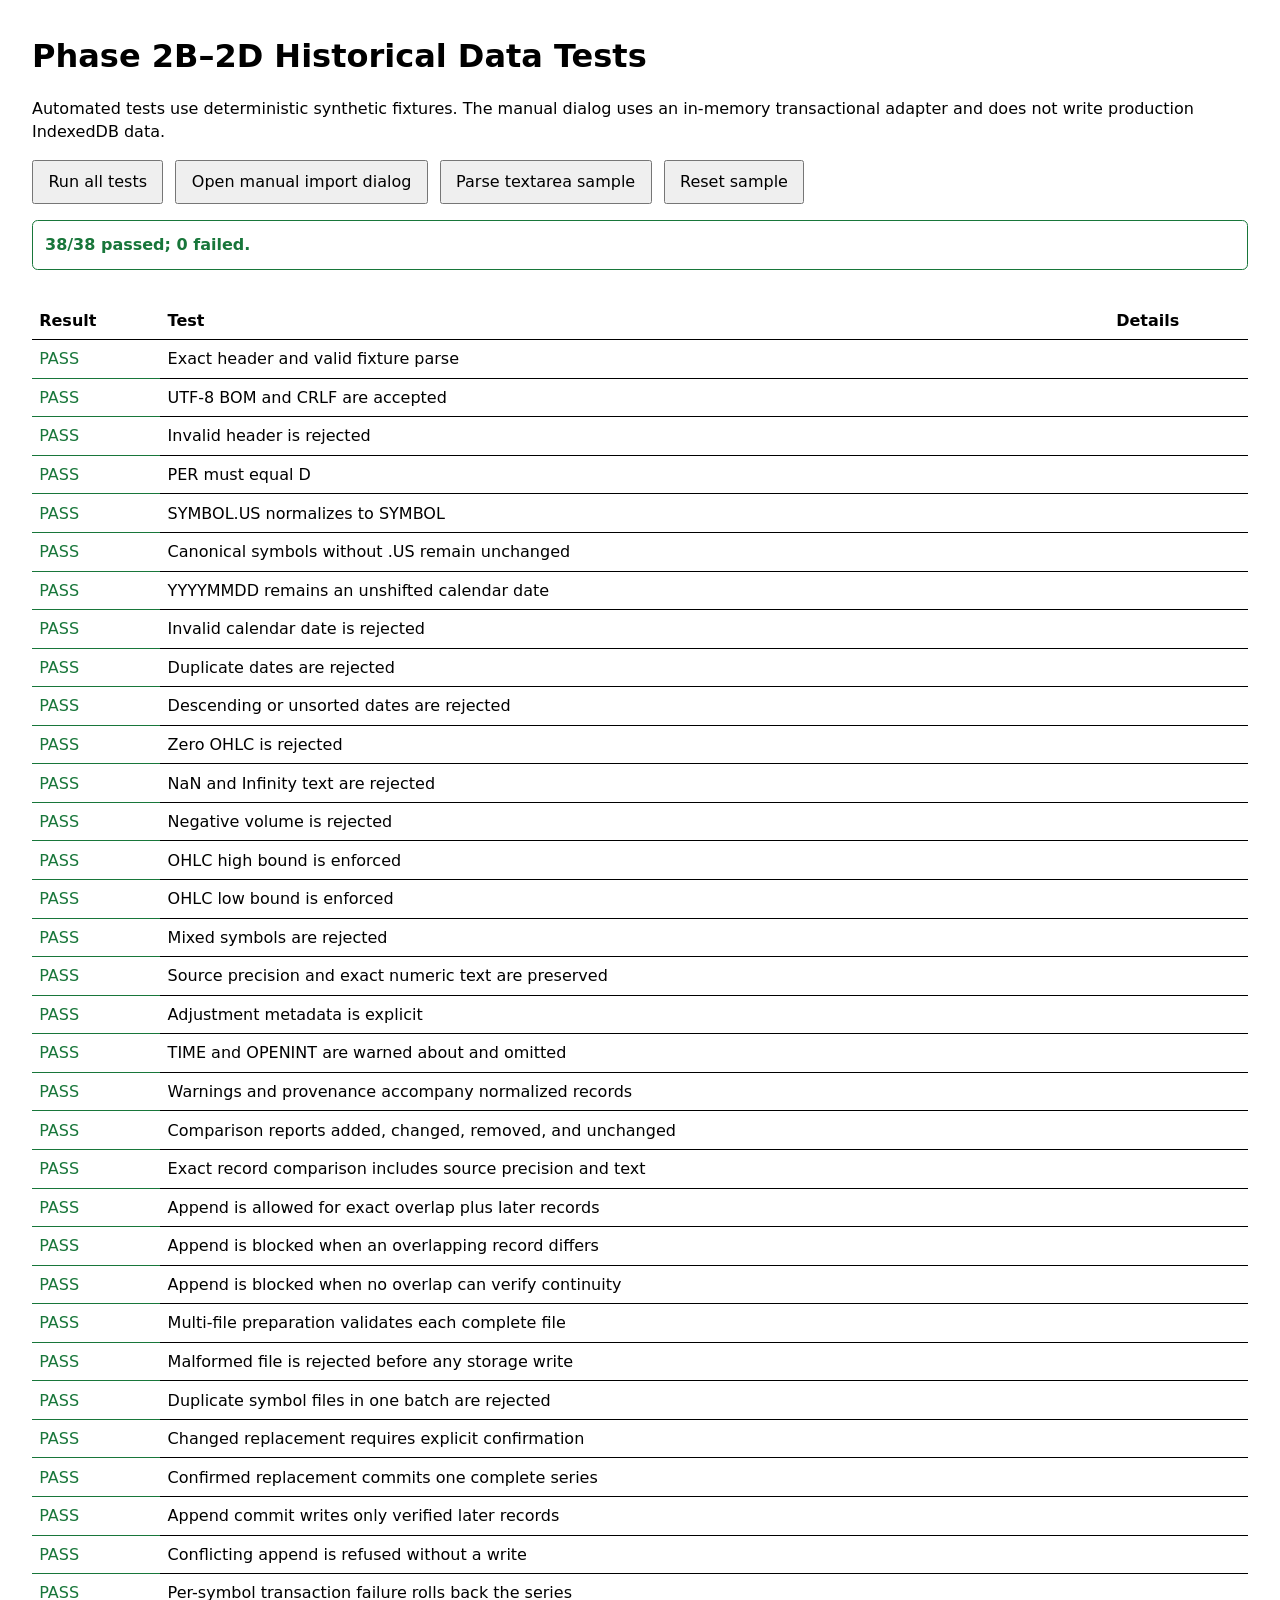
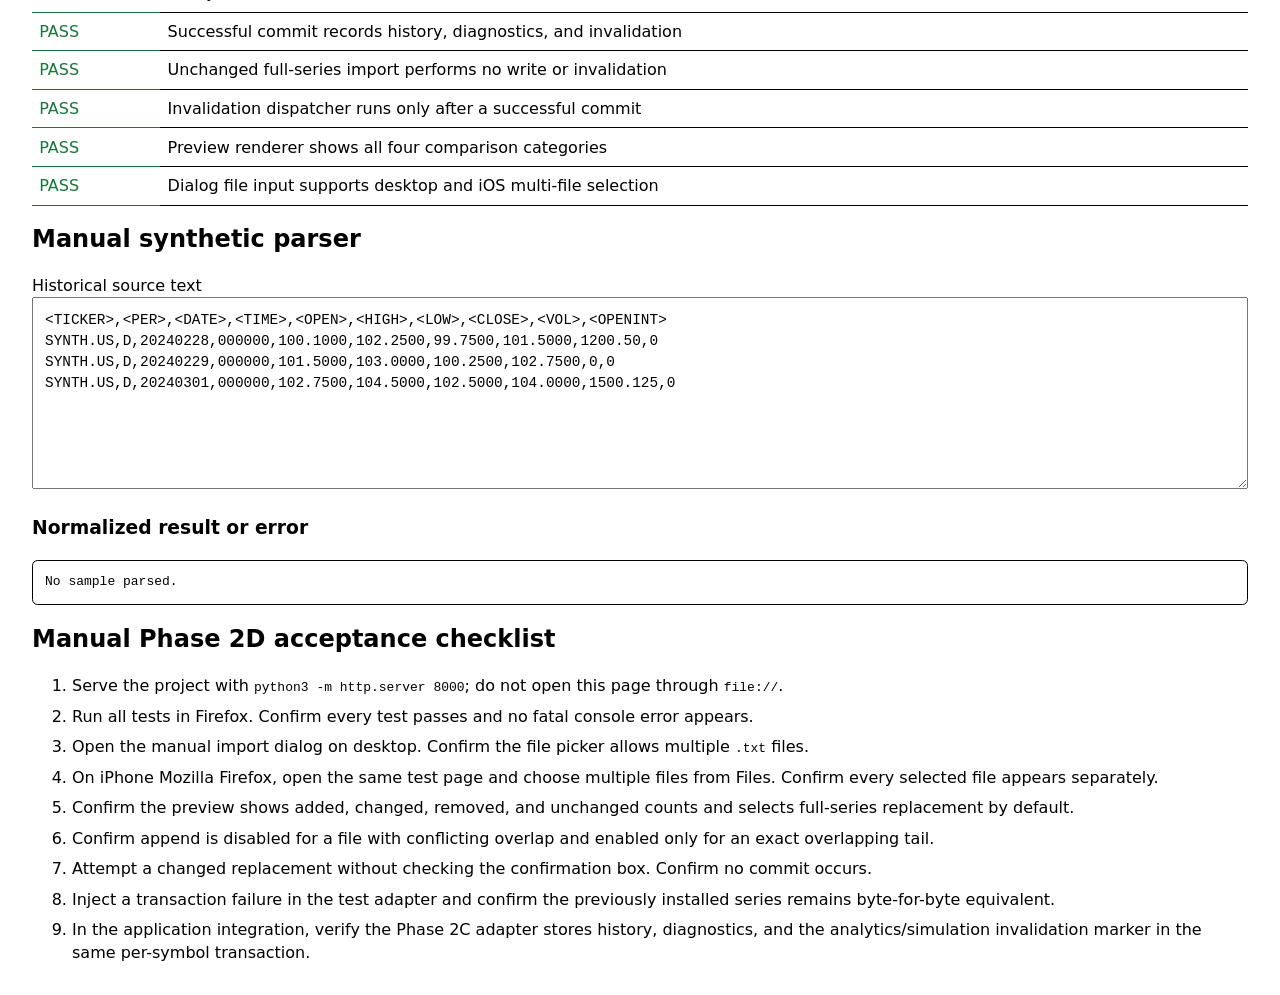
<file: MVP-Portfolio-Dash-3A-Validated/tests/historical-data-tests.html>
<!doctype html>
<html lang="en">
<head>
  <meta charset="utf-8">
  <meta name="viewport" content="width=device-width, initial-scale=1">
  <title>Phase 2B–2D Historical Data Tests</title>
  <style>
    :root {
      color-scheme: light dark;
      font-family: system-ui, -apple-system, BlinkMacSystemFont, "Segoe UI", sans-serif;
    }
    body {
      max-width: 76rem;
      margin: 0 auto;
      padding: 1rem;
      line-height: 1.45;
    }
    h1, h2 { line-height: 1.2; }
    button, textarea, input { font: inherit; }
    button {
      min-height: 2.75rem;
      padding: 0.55rem 0.9rem;
      cursor: pointer;
    }
    textarea {
      box-sizing: border-box;
      width: 100%;
      min-height: 12rem;
      padding: 0.75rem;
      font-family: ui-monospace, SFMono-Regular, Menlo, Consolas, monospace;
      font-size: 0.9rem;
    }
    .controls {
      display: flex;
      flex-wrap: wrap;
      gap: 0.75rem;
      margin: 1rem 0;
    }
    .summary {
      padding: 0.75rem;
      border: 1px solid currentColor;
      border-radius: 0.35rem;
      font-weight: 700;
    }
    .table-scroll { overflow-x: auto; }
    table {
      width: 100%;
      border-collapse: collapse;
      margin-top: 1rem;
    }
    th, td {
      padding: 0.45rem;
      border-bottom: 1px solid currentColor;
      text-align: left;
      vertical-align: top;
    }
    .pass { color: #18763a; }
    .fail { color: #a61b1b; }
    pre {
      overflow: auto;
      padding: 0.75rem;
      border: 1px solid currentColor;
      border-radius: 0.35rem;
      white-space: pre-wrap;
      word-break: break-word;
    }
    .manual-checklist li { margin-bottom: .45rem; }
    @media (prefers-color-scheme: dark) {
      .pass { color: #7ee2a1; }
      .fail { color: #ff9b9b; }
    }
  </style>
</head>
<body>
  <main>
    <h1>Phase 2B–2D Historical Data Tests</h1>
    <p>
      Automated tests use deterministic synthetic fixtures. The manual dialog
      uses an in-memory transactional adapter and does not write production
      IndexedDB data.
    </p>

    <div class="controls">
      <button id="run-tests" type="button">Run all tests</button>
      <button id="open-import-dialog" type="button">Open manual import dialog</button>
      <button id="parse-sample" type="button">Parse textarea sample</button>
      <button id="reset-sample" type="button">Reset sample</button>
    </div>

    <p id="summary" class="summary" role="status" aria-live="polite">
      Tests have not run.
    </p>

    <div class="table-scroll" tabindex="0" aria-label="Test results">
      <table aria-describedby="summary">
        <thead>
          <tr>
            <th scope="col">Result</th>
            <th scope="col">Test</th>
            <th scope="col">Details</th>
          </tr>
        </thead>
        <tbody id="results"></tbody>
      </table>
    </div>

    <h2>Manual synthetic parser</h2>
    <label for="sample-input">Historical source text</label>
    <textarea id="sample-input" spellcheck="false"></textarea>
    <h3>Normalized result or error</h3>
    <pre id="sample-output">No sample parsed.</pre>

    <h2>Manual Phase 2D acceptance checklist</h2>
    <ol class="manual-checklist">
      <li>Serve the project with <code>python3 -m http.server 8000</code>; do not open this page through <code>file://</code>.</li>
      <li>Run all tests in Firefox. Confirm every test passes and no fatal console error appears.</li>
      <li>Open the manual import dialog on desktop. Confirm the file picker allows multiple <code>.txt</code> files.</li>
      <li>On iPhone Mozilla Firefox, open the same test page and choose multiple files from Files. Confirm every selected file appears separately.</li>
      <li>Confirm the preview shows added, changed, removed, and unchanged counts and selects full-series replacement by default.</li>
      <li>Confirm append is disabled for a file with conflicting overlap and enabled only for an exact overlapping tail.</li>
      <li>Attempt a changed replacement without checking the confirmation box. Confirm no commit occurs.</li>
      <li>Inject a transaction failure in the test adapter and confirm the previously installed series remains byte-for-byte equivalent.</li>
      <li>In the application integration, verify the Phase 2C adapter stores history, diagnostics, and the analytics/simulation invalidation marker in the same per-symbol transaction.</li>
    </ol>
  </main>

  <script type="module">
    import {
      STOOQ_HISTORICAL_HEADER,
      parseHistoricalFile,
      parseAndNormalizeHistoricalFile,
      parseHistoricalCalendarDate
    } from "../js/data/historical-file-parser.js";
    import { validateHistoricalRows } from "../js/data/historical-validator.js";
    import {
      normalizeHistoricalRows,
      normalizeHistoricalSymbol
    } from "../js/data/historical-normalizer.js";
    import {
      HISTORICAL_IMPORT_ERROR_CODES,
      isHistoricalImportError
    } from "../js/data/historical-import-errors.js";
    import {
      HISTORICAL_IMPORT_MODES,
      HISTORICAL_IMPORT_SERVICE_ERROR_CODES,
      HistoricalImportServiceError,
      compareHistoricalSeries,
      createHistoricalImportService,
      createMemoryHistoricalImportStorage,
      evaluateAppendEligibility,
      historicalRecordsEqual
    } from "../js/data/historical-import-service.js";
    import {
      createHistoricalImportPreviewElement
    } from "../js/ui/historical-import-preview.js";
    import {
      createHistoricalImportDialog
    } from "../js/ui/historical-import-dialog.js";

    const FIXED_TIME = "2026-07-11T12:00:00.000Z";
    const VALID_ROWS = [
      "SYNTH.US,D,20240228,000000,100.1000,102.2500,99.7500,101.5000,1200.50,0",
      "SYNTH.US,D,20240229,000000,101.5000,103.0000,100.2500,102.7500,0,0",
      "SYNTH.US,D,20240301,000000,102.7500,104.5000,102.5000,104.0000,1500.125,0"
    ];
    const VALID_FIXTURE = [STOOQ_HISTORICAL_HEADER, ...VALID_ROWS].join("\n");

    const BASE_ROWS = [
      "SYNTH.US,D,20240102,000000,100.00,102.00,99.00,101.00,1000,0",
      "SYNTH.US,D,20240103,000000,101.00,103.00,100.00,102.00,1100,0",
      "SYNTH.US,D,20240104,000000,102.00,104.00,101.00,103.00,1200,0"
    ];
    const BASE_FIXTURE = makeFixture(BASE_ROWS);
    const REPLACEMENT_ROWS = [
      BASE_ROWS[1],
      "SYNTH.US,D,20240104,000000,102.00,106.00,101.00,105.00,1300,0",
      "SYNTH.US,D,20240105,000000,105.00,107.00,104.00,106.00,1400,0"
    ];
    const REPLACEMENT_FIXTURE = makeFixture(REPLACEMENT_ROWS);
    const APPEND_ROWS = [
      BASE_ROWS[2],
      "SYNTH.US,D,20240105,000000,103.00,105.00,102.00,104.00,1300,0"
    ];
    const APPEND_FIXTURE = makeFixture(APPEND_ROWS);
    const APPEND_CONFLICT_ROWS = [
      "SYNTH.US,D,20240104,000000,102.00,105.00,101.00,104.00,1200,0",
      APPEND_ROWS[1]
    ];
    const APPEND_CONFLICT_FIXTURE = makeFixture(APPEND_CONFLICT_ROWS);
    const OTHER_ROWS = [
      "OTHER.US,D,20240102,000000,50.00,51.00,49.00,50.50,500,0",
      "OTHER.US,D,20240103,000000,50.50,52.00,50.00,51.50,600,0"
    ];
    const OTHER_FIXTURE = makeFixture(OTHER_ROWS);

    const input = document.querySelector("#sample-input");
    const output = document.querySelector("#sample-output");
    const resultsBody = document.querySelector("#results");
    const summary = document.querySelector("#summary");
    input.value = VALID_FIXTURE;

    const tests = [
      test("Exact header and valid fixture parse", () => {
        const parsed = parseHistoricalFile(VALID_FIXTURE, {
          fileName: "/private/path/synth.us.txt",
          parsedAt: FIXED_TIME
        });
        equal(parsed.rows.length, 3);
        equal(parsed.provenance.sourceFileName, "synth.us.txt");
      }),

      test("UTF-8 BOM and CRLF are accepted", () => {
        const fixture = `\uFEFF${[STOOQ_HISTORICAL_HEADER, ...VALID_ROWS].join("\r\n")}`;
        const result = parseAndNormalizeHistoricalFile(fixture, {
          parsedAt: FIXED_TIME,
          normalizedAt: FIXED_TIME
        });
        equal(result.records.length, 3);
      }),

      test("Invalid header is rejected", () => {
        expectCode(
          () => parseHistoricalFile(VALID_FIXTURE.replace("<VOL>", "<VOLUME>")),
          HISTORICAL_IMPORT_ERROR_CODES.INVALID_HEADER
        );
      }),

      test("PER must equal D", () => {
        const fixture = replaceRow(0, "SYNTH.US,W,20240228,000000,100,102,99,101,1000,0");
        expectCode(
          () => parseAndNormalizeHistoricalFile(fixture),
          HISTORICAL_IMPORT_ERROR_CODES.INVALID_PERIOD
        );
      }),

      test("SYMBOL.US normalizes to SYMBOL", () => {
        equal(normalizeHistoricalSymbol("synth.us"), "SYNTH");
        equal(normalizeHistoricalSymbol("BRK.B.US"), "BRK.B");
      }),

      test("Canonical symbols without .US remain unchanged", () => {
        equal(normalizeHistoricalSymbol("SYNTH"), "SYNTH");
      }),

      test("YYYYMMDD remains an unshifted calendar date", () => {
        equal(parseHistoricalCalendarDate("20240101"), "2024-01-01");
        const result = parseAndNormalizeHistoricalFile(VALID_FIXTURE);
        equal(result.records[0].date, "2024-02-28");
      }),

      test("Invalid calendar date is rejected", () => {
        const fixture = replaceRow(0, "SYNTH.US,D,20230229,000000,100,102,99,101,1000,0");
        expectCode(
          () => parseHistoricalFile(fixture),
          HISTORICAL_IMPORT_ERROR_CODES.INVALID_DATE
        );
      }),

      test("Duplicate dates are rejected", () => {
        const duplicate = [STOOQ_HISTORICAL_HEADER, VALID_ROWS[0], VALID_ROWS[0]].join("\n");
        expectCode(
          () => parseAndNormalizeHistoricalFile(duplicate),
          HISTORICAL_IMPORT_ERROR_CODES.DUPLICATE_DATE
        );
      }),

      test("Descending or unsorted dates are rejected", () => {
        const unsorted = [STOOQ_HISTORICAL_HEADER, VALID_ROWS[1], VALID_ROWS[0]].join("\n");
        expectCode(
          () => parseAndNormalizeHistoricalFile(unsorted),
          HISTORICAL_IMPORT_ERROR_CODES.UNSORTED_DATE
        );
      }),

      test("Zero OHLC is rejected", () => {
        const fixture = replaceRow(0, "SYNTH.US,D,20240228,000000,0,102,99,101,1000,0");
        expectCode(
          () => parseAndNormalizeHistoricalFile(fixture),
          HISTORICAL_IMPORT_ERROR_CODES.NONPOSITIVE_OHLC
        );
      }),

      test("NaN and Infinity text are rejected", () => {
        const fixture = replaceRow(0, "SYNTH.US,D,20240228,000000,NaN,102,99,101,1000,0");
        expectCode(
          () => parseHistoricalFile(fixture),
          HISTORICAL_IMPORT_ERROR_CODES.INVALID_NUMBER
        );
      }),

      test("Negative volume is rejected", () => {
        const fixture = replaceRow(0, "SYNTH.US,D,20240228,000000,100,102,99,101,-1,0");
        expectCode(
          () => parseAndNormalizeHistoricalFile(fixture),
          HISTORICAL_IMPORT_ERROR_CODES.NEGATIVE_VOLUME
        );
      }),

      test("OHLC high bound is enforced", () => {
        const fixture = replaceRow(0, "SYNTH.US,D,20240228,000000,103,102,99,101,1000,0");
        expectCode(
          () => parseAndNormalizeHistoricalFile(fixture),
          HISTORICAL_IMPORT_ERROR_CODES.INVALID_OHLC_BOUNDS
        );
      }),

      test("OHLC low bound is enforced", () => {
        const fixture = replaceRow(0, "SYNTH.US,D,20240228,000000,100,102,101.5,101,1000,0");
        expectCode(
          () => parseAndNormalizeHistoricalFile(fixture),
          HISTORICAL_IMPORT_ERROR_CODES.INVALID_OHLC_BOUNDS
        );
      }),

      test("Mixed symbols are rejected", () => {
        const fixture = [
          STOOQ_HISTORICAL_HEADER,
          VALID_ROWS[0],
          "OTHER.US,D,20240229,000000,101,103,100,102,1000,0"
        ].join("\n");
        expectCode(
          () => parseAndNormalizeHistoricalFile(fixture),
          HISTORICAL_IMPORT_ERROR_CODES.MIXED_SYMBOLS
        );
      }),

      test("Source precision and exact numeric text are preserved", () => {
        const result = parseAndNormalizeHistoricalFile(VALID_FIXTURE);
        const first = result.records[0];
        equal(first.open, 100.1);
        equal(first.sourcePrecision.open, 4);
        equal(first.sourceValueText.open, "100.1000");
        equal(first.sourceValueText.volume, "1200.50");
      }),

      test("Adjustment metadata is explicit", () => {
        const result = parseAndNormalizeHistoricalFile(VALID_FIXTURE);
        equal(result.records[0].priceAdjustment, "split-adjusted");
        equal(result.records[0].dividendAdjustment, "none");
        equal(result.provenance.priceAdjustment, "split-adjusted");
        equal(result.provenance.dividendAdjustment, "none");
      }),

      test("TIME and OPENINT are warned about and omitted", () => {
        const fixture = replaceRow(
          0,
          "SYNTH.US,D,20240228,153000,100,102,99,101,1000,5"
        );
        const result = parseAndNormalizeHistoricalFile(fixture);
        const warningCodes = result.warnings.map((warning) => warning.code);
        assert(warningCodes.includes("HISTORICAL_DAILY_TIME_IGNORED"));
        assert(warningCodes.includes("HISTORICAL_OPENINT_IGNORED"));
        assert(!Object.prototype.hasOwnProperty.call(result.records[0], "time"));
        assert(!Object.prototype.hasOwnProperty.call(result.records[0], "openInterest"));
      }),

      test("Warnings and provenance accompany normalized records", () => {
        const fixture = `${VALID_FIXTURE}\n\n`;
        const parsed = parseHistoricalFile(fixture, {
          fileName: "synth.us.txt",
          parsedAt: FIXED_TIME
        });
        const validated = validateHistoricalRows(parsed);
        const result = normalizeHistoricalRows(validated, {
          normalizedAt: FIXED_TIME
        });
        assert(Array.isArray(result.warnings));
        assert(result.warnings.length >= 2);
        equal(result.provenance.source, "Stooq");
        equal(result.provenance.symbol, "SYNTH");
        equal(result.provenance.firstDate, "2024-02-28");
        equal(result.provenance.lastDate, "2024-03-01");
        equal(result.provenance.normalizedRecordCount, 3);
      }),

      test("Comparison reports added, changed, removed, and unchanged", () => {
        const comparison = compareHistoricalSeries(
          normalizedRecords(BASE_FIXTURE),
          normalizedRecords(REPLACEMENT_FIXTURE)
        );
        deepEqual(comparison.counts, {
          added: 1,
          changed: 1,
          removed: 1,
          unchanged: 1
        });
      }),

      test("Exact record comparison includes source precision and text", () => {
        const left = normalizedRecords(BASE_FIXTURE)[0];
        const right = clone(left);
        assert(historicalRecordsEqual(left, right));
        right.sourceValueText.open = "100.0";
        assert(!historicalRecordsEqual(left, right));
      }),

      test("Append is allowed for exact overlap plus later records", () => {
        const append = evaluateAppendEligibility(
          normalizedRecords(BASE_FIXTURE),
          normalizedRecords(APPEND_FIXTURE)
        );
        assert(append.allowed);
        equal(append.overlapCount, 1);
        equal(append.newRecordCount, 1);
        equal(append.recordsToAppend[0].date, "2024-01-05");
      }),

      test("Append is blocked when an overlapping record differs", () => {
        const append = evaluateAppendEligibility(
          normalizedRecords(BASE_FIXTURE),
          normalizedRecords(APPEND_CONFLICT_FIXTURE)
        );
        assert(!append.allowed);
        assert(append.reason.includes("does not match"));
      }),

      test("Append is blocked when no overlap can verify continuity", () => {
        const noOverlap = makeFixture([
          "SYNTH.US,D,20240105,000000,103,105,102,104,1300,0"
        ]);
        const append = evaluateAppendEligibility(
          normalizedRecords(BASE_FIXTURE),
          normalizedRecords(noOverlap)
        );
        assert(!append.allowed);
        assert(append.reason.includes("no overlapping date"));
      }),

      test("Multi-file preparation validates each complete file", async () => {
        const storage = seededStorage();
        const service = makeService(storage);
        const preview = await service.prepareFiles([
          makeFile("synth.us.txt", REPLACEMENT_FIXTURE),
          makeFile("other.us.txt", OTHER_FIXTURE)
        ]);
        equal(preview.fileCount, 2);
        equal(preview.validFileCount, 2);
        equal(preview.entries[0].mode, HISTORICAL_IMPORT_MODES.REPLACE);
        equal(preview.entries[1].symbol, "OTHER");
      }),

      test("Malformed file is rejected before any storage write", async () => {
        const storage = seededStorage();
        const before = storage.snapshot();
        const service = makeService(storage);
        const preview = await service.prepareFiles([
          makeFile("broken.us.txt", REPLACEMENT_FIXTURE.replace("<VOL>", "<VOLUME>"))
        ]);
        equal(preview.validFileCount, 0);
        equal(preview.invalidFileCount, 1);
        deepEqual(storage.snapshot().series, before.series);
        equal(storage.snapshot().importHistory.length, 0);
      }),

      test("Duplicate symbol files in one batch are rejected", async () => {
        const storage = seededStorage();
        const service = makeService(storage);
        const preview = await service.prepareFiles([
          makeFile("synth-a.us.txt", REPLACEMENT_FIXTURE),
          makeFile("synth-b.us.txt", APPEND_FIXTURE)
        ]);
        equal(preview.validFileCount, 0);
        assert(preview.entries.every((entry) => entry.error.code === HISTORICAL_IMPORT_SERVICE_ERROR_CODES.DUPLICATE_SYMBOL_IN_BATCH));
      }),

      test("Changed replacement requires explicit confirmation", async () => {
        const storage = seededStorage();
        const service = makeService(storage);
        const preview = await service.prepareFiles([
          makeFile("synth.us.txt", REPLACEMENT_FIXTURE)
        ]);
        await expectServiceCode(
          () => service.commit(preview),
          HISTORICAL_IMPORT_SERVICE_ERROR_CODES.REPLACEMENT_CONFIRMATION_REQUIRED
        );
        equal(storage.snapshot().series.SYNTH.length, 3);
      }),

      test("Confirmed replacement commits one complete series", async () => {
        const storage = seededStorage();
        const service = makeService(storage);
        const preview = await service.prepareFiles([
          makeFile("synth.us.txt", REPLACEMENT_FIXTURE)
        ]);
        const result = await service.commit(preview, { replacementConfirmed: true });
        equal(result.committedCount, 1);
        const snapshot = storage.snapshot();
        equal(snapshot.series.SYNTH.length, 3);
        equal(snapshot.series.SYNTH[0].date, "2024-01-03");
        equal(snapshot.series.SYNTH[2].date, "2024-01-05");
      }),

      test("Append commit writes only verified later records", async () => {
        const storage = seededStorage();
        const service = makeService(storage);
        const preview = await service.prepareFiles([
          makeFile("synth-tail.us.txt", APPEND_FIXTURE)
        ]);
        const result = await service.commit(preview, {
          modeBySymbol: { SYNTH: HISTORICAL_IMPORT_MODES.APPEND }
        });
        equal(result.committedCount, 1);
        equal(result.results[0].writtenRecordCount, 1);
        equal(storage.snapshot().series.SYNTH.length, 4);
      }),

      test("Conflicting append is refused without a write", async () => {
        const storage = seededStorage();
        const before = storage.snapshot().series.SYNTH;
        const service = makeService(storage);
        const preview = await service.prepareFiles([
          makeFile("synth-conflict.us.txt", APPEND_CONFLICT_FIXTURE)
        ]);
        const result = await service.commit(preview, {
          modeBySymbol: { SYNTH: HISTORICAL_IMPORT_MODES.APPEND }
        });
        equal(result.failedCount, 1);
        equal(result.results[0].error.code, HISTORICAL_IMPORT_SERVICE_ERROR_CODES.APPEND_NOT_ALLOWED);
        deepEqual(storage.snapshot().series.SYNTH, before);
      }),

      test("Per-symbol transaction failure rolls back the series", async () => {
        const storage = seededStorage();
        const before = storage.snapshot().series.SYNTH;
        storage.setFailure("putHistoricalMetadata");
        const service = makeService(storage);
        const preview = await service.prepareFiles([
          makeFile("synth.us.txt", REPLACEMENT_FIXTURE)
        ]);
        const result = await service.commit(preview, { replacementConfirmed: true });
        equal(result.failedCount, 1);
        deepEqual(storage.snapshot().series.SYNTH, before);
        equal(storage.snapshot().importHistory.length, 0);
      }),

      test("Successful commit records history, diagnostics, and invalidation", async () => {
        const storage = seededStorage();
        const service = makeService(storage);
        const preview = await service.prepareFiles([
          makeFile("synth.us.txt", REPLACEMENT_FIXTURE)
        ]);
        await service.commit(preview, { replacementConfirmed: true });
        const snapshot = storage.snapshot();
        equal(snapshot.importHistory.length, 1);
        equal(snapshot.diagnostics.length, 1);
        equal(snapshot.invalidations.length, 1);
        equal(snapshot.invalidations[0].analytics, "stale");
        equal(snapshot.invalidations[0].simulations, "stale");
      }),

      test("Unchanged full-series import performs no write or invalidation", async () => {
        const storage = seededStorage();
        const service = makeService(storage);
        const preview = await service.prepareFiles([
          makeFile("synth.us.txt", BASE_FIXTURE)
        ]);
        const result = await service.commit(preview);
        equal(result.unchangedCount, 1);
        equal(storage.snapshot().invalidations.length, 0);
        equal(storage.snapshot().importHistory.length, 0);
      }),

      test("Invalidation dispatcher runs only after a successful commit", async () => {
        const storage = seededStorage();
        const dispatched = [];
        const service = makeService(storage, {
          invalidationDispatcher: (entry) => dispatched.push(entry)
        });
        const preview = await service.prepareFiles([
          makeFile("synth.us.txt", REPLACEMENT_FIXTURE)
        ]);
        await service.commit(preview, { replacementConfirmed: true });
        equal(dispatched.length, 1);
        equal(dispatched[0].symbol, "SYNTH");
      }),

      test("Preview renderer shows all four comparison categories", async () => {
        const storage = seededStorage();
        const service = makeService(storage);
        const preview = await service.prepareFiles([
          makeFile("synth.us.txt", REPLACEMENT_FIXTURE)
        ]);
        const element = createHistoricalImportPreviewElement(preview);
        equal(element.querySelector('[data-category="added"]').textContent, "1");
        equal(element.querySelector('[data-category="changed"]').textContent, "1");
        equal(element.querySelector('[data-category="removed"]').textContent, "1");
        equal(element.querySelector('[data-category="unchanged"]').textContent, "1");
        assert(element.textContent.includes("Full-series replacement (default)"));
      }),

      test("Dialog file input supports desktop and iOS multi-file selection", () => {
        const storage = seededStorage();
        const dialog = createHistoricalImportDialog({
          service: makeService(storage),
          mount: document.body
        });
        assert(dialog.elements.fileInput.multiple);
        assert(dialog.elements.fileInput.accept.includes(".txt"));
        assert(dialog.elements.fileInput.accept.includes("text/plain"));
        dialog.destroy();
      })
    ];

    const manualStorage = seededStorage();
    const manualDialog = createHistoricalImportDialog({
      service: makeService(manualStorage),
      mount: document.body
    });

    document.querySelector("#run-tests").addEventListener("click", runAllTests);
    document.querySelector("#open-import-dialog").addEventListener("click", () => manualDialog.open());
    document.querySelector("#parse-sample").addEventListener("click", parseSample);
    document.querySelector("#reset-sample").addEventListener("click", () => {
      input.value = VALID_FIXTURE;
      output.textContent = "Sample reset. Press Parse textarea sample.";
    });

    runAllTests();

    async function runAllTests() {
      resultsBody.replaceChildren();
      summary.textContent = "Running tests…";
      summary.className = "summary";
      let passed = 0;

      for (const item of tests) {
        const row = document.createElement("tr");
        const resultCell = document.createElement("td");
        const nameCell = document.createElement("td");
        const detailsCell = document.createElement("td");
        nameCell.textContent = item.name;

        try {
          await item.run();
          passed += 1;
          resultCell.textContent = "PASS";
          resultCell.className = "pass";
          detailsCell.textContent = "";
        } catch (error) {
          resultCell.textContent = "FAIL";
          resultCell.className = "fail";
          detailsCell.textContent = describeError(error);
        }

        row.append(resultCell, nameCell, detailsCell);
        resultsBody.append(row);
      }

      const failed = tests.length - passed;
      summary.textContent = `${passed}/${tests.length} passed; ${failed} failed.`;
      summary.className = `summary ${failed === 0 ? "pass" : "fail"}`;
    }

    function parseSample() {
      try {
        const result = parseAndNormalizeHistoricalFile(input.value, {
          fileName: "manual-synthetic-fixture.txt"
        });
        output.textContent = JSON.stringify(result, null, 2);
      } catch (error) {
        output.textContent = JSON.stringify(
          isHistoricalImportError(error)
            ? error.toJSON()
            : { name: error.name, code: error.code, message: error.message },
          null,
          2
        );
      }
    }

    function makeService(storage, overrides = {}) {
      return createHistoricalImportService({
        storage,
        now: () => FIXED_TIME,
        hashText: async (text) => ({
          algorithm: "TEST-HASH",
          value: `length-${text.length}`
        }),
        ...overrides
      });
    }

    function seededStorage() {
      return createMemoryHistoricalImportStorage({
        initialSeries: {
          SYNTH: normalizedRecords(BASE_FIXTURE)
        }
      });
    }

    function normalizedRecords(fixture) {
      return parseAndNormalizeHistoricalFile(fixture, {
        parsedAt: FIXED_TIME,
        normalizedAt: FIXED_TIME
      }).records;
    }

    function makeFixture(rows) {
      return [STOOQ_HISTORICAL_HEADER, ...rows].join("\n");
    }

    function makeFile(name, text) {
      return {
        name,
        size: text.length,
        type: "text/plain",
        async text() {
          return text;
        }
      };
    }

    function replaceRow(index, replacement) {
      const rows = VALID_ROWS.slice();
      rows[index] = replacement;
      return [STOOQ_HISTORICAL_HEADER, ...rows].join("\n");
    }

    function test(name, run) {
      return { name, run };
    }

    function expectCode(operation, expectedCode) {
      try {
        operation();
      } catch (error) {
        assert(isHistoricalImportError(error), "Expected HistoricalImportError.");
        equal(error.code, expectedCode);
        return;
      }
      throw new Error(`Expected error code ${expectedCode}, but no error was thrown.`);
    }

    async function expectServiceCode(operation, expectedCode) {
      try {
        await operation();
      } catch (error) {
        assert(error instanceof HistoricalImportServiceError, "Expected HistoricalImportServiceError.");
        equal(error.code, expectedCode);
        return;
      }
      throw new Error(`Expected service error code ${expectedCode}, but no error was thrown.`);
    }

    function equal(actual, expected) {
      if (!Object.is(actual, expected)) {
        throw new Error(`Expected ${JSON.stringify(expected)}, received ${JSON.stringify(actual)}.`);
      }
    }

    function deepEqual(actual, expected) {
      const actualText = JSON.stringify(actual);
      const expectedText = JSON.stringify(expected);
      if (actualText !== expectedText) {
        throw new Error(`Expected ${expectedText}, received ${actualText}.`);
      }
    }

    function assert(condition, message = "Assertion failed.") {
      if (!condition) {
        throw new Error(message);
      }
    }

    function clone(value) {
      return JSON.parse(JSON.stringify(value));
    }

    function describeError(error) {
      if (isHistoricalImportError(error)) {
        return `${error.code}: ${error.message}`;
      }
      return error && error.message ? error.message : String(error);
    }
  </script>
</body>
</html>
</file>
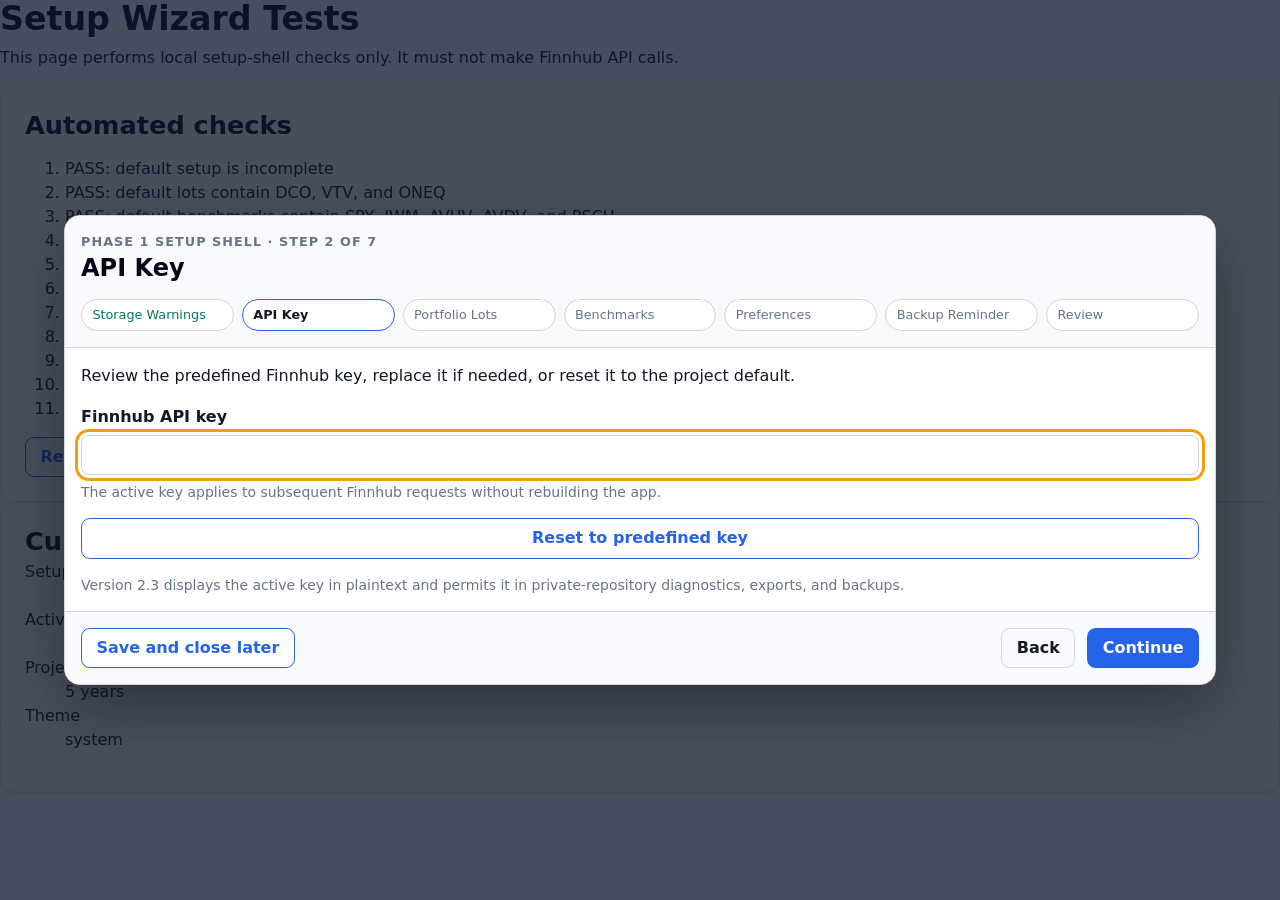
<file: MVP-Portfolio-Dash-3A-Validated/tests/setup-wizard-tests.html>
<!doctype html>
<html lang="en">
<head>
  <meta charset="utf-8">
  <meta name="viewport" content="width=device-width, initial-scale=1">
  <title>Setup Wizard Tests · MVP Portfolio Dashboard</title>
  <link rel="stylesheet" href="../css/base.css">
  <link rel="stylesheet" href="../css/layout.css">
  <link rel="stylesheet" href="../css/themes.css">
  <link rel="stylesheet" href="../css/setup-wizard.css">
</head>
<body>
  <main class="test-page">
    <h1>Setup Wizard Tests</h1>
    <p>This page performs local setup-shell checks only. It must not make Finnhub API calls.</p>

    <section class="panel">
      <h2>Automated checks</h2>
      <div id="test-results" aria-live="polite"></div>
      <button class="button button--secondary" id="reset-state" type="button">Reset setup state</button>
      <button class="button button--primary" id="open-wizard" type="button">Open setup wizard</button>
    </section>

    <section class="panel">
      <h2>Current local state summary</h2>
      <dl>
        <dt>Setup status</dt>
        <dd data-setup-status>Unknown</dd>
        <dt>Active symbols</dt>
        <dd data-active-symbols>Unknown</dd>
        <dt>Projection horizon</dt>
        <dd data-projection-horizon>Unknown</dd>
        <dt>Theme</dt>
        <dd data-theme-label>Unknown</dd>
      </dl>
    </section>
  </main>

  <script type="module">
    import {
      createDefaultSettingsState,
      getSettingsStorageKey,
      loadSettingsState,
      PREDEFINED_FINNHUB_API_KEY,
      resetFinnhubApiKey,
      saveSettingsState,
      resetSettingsStateForTesting
    } from '../js/settings/settings-state.js';
    import { initSetupWizard, openSetupWizard } from '../js/ui/setup-wizard.js';

    const results = document.getElementById('test-results');
    const checks = [];

    function check(name, predicate) {
      let passed = false;
      let detail = '';
      try {
        passed = Boolean(predicate());
      } catch (error) {
        detail = error.message;
      }
      checks.push({ name, passed, detail });
    }

    function renderResults() {
      results.replaceChildren();
      const list = document.createElement('ol');
      checks.forEach((result) => {
        const item = document.createElement('li');
        item.textContent = `${result.passed ? 'PASS' : 'FAIL'}: ${result.name}${result.detail ? ` (${result.detail})` : ''}`;
        item.dataset.status = result.passed ? 'pass' : 'fail';
        list.append(item);
      });
      results.append(list);
    }

    function renderSummary() {
      const state = loadSettingsState();
      document.querySelector('[data-setup-status]').textContent = state.setup.completed ? 'Setup complete' : 'Setup incomplete';
      document.querySelector('[data-active-symbols]').textContent = state.activeSymbols.join(', ');
      document.querySelector('[data-projection-horizon]').textContent = `${state.projectionHorizonYears} years`;
      document.querySelector('[data-theme-label]').textContent = state.theme;
    }

    const defaultState = createDefaultSettingsState();
    check('default setup is incomplete', () => defaultState.setup.completed === false);
    check('default lots contain DCO, VTV, and ONEQ', () => {
      const tickers = defaultState.lots.map((lot) => lot.ticker).sort().join(',');
      return tickers === 'DCO,ONEQ,VTV';
    });
    check('default benchmarks contain SPY, IWM, AVUV, AVDV, and PSCH', () => {
      const tickers = defaultState.benchmarks.map((benchmark) => benchmark.ticker).sort().join(',');
      return tickers === 'AVDV,AVUV,IWM,PSCH,SPY';
    });
    check('default projection horizon is within 1 to 10 years', () => {
      return defaultState.projectionHorizonYears >= 1 && defaultState.projectionHorizonYears <= 10;
    });
    check('settings storage key is local-only', () => getSettingsStorageKey() === 'mvpPortfolioDash.settings.v1');
    check('Version 2.3 predefined key is the editable default', () => {
      return defaultState.api.apiKey === PREDEFINED_FINNHUB_API_KEY
        && defaultState.api.hasKey === true
        && defaultState.api.keySource === 'predefined';
    });
    check('API key backup inclusion defaults on', () => defaultState.exportPreferences.includeApiKeyInBackup === true);

    const overrideState = createDefaultSettingsState();
    overrideState.api.apiKey = 'browser-test-override';
    overrideState.api.keySource = 'user-override';
    saveSettingsState(overrideState, { incrementEditCount: false });
    check('user API-key override survives reload', () => loadSettingsState().api.apiKey === 'browser-test-override');

    saveSettingsState(resetFinnhubApiKey(loadSettingsState()), { incrementEditCount: false });
    check('API-key reset survives reload', () => {
      const state = loadSettingsState();
      return state.api.apiKey === PREDEFINED_FINNHUB_API_KEY && state.api.keySource === 'predefined';
    });

    resetSettingsStateForTesting();

    renderSummary();
    initSetupWizard();

    document.querySelector('.setup-footer .button--primary').click();
    const renderedKeyInput = document.querySelector('.setup-step input[type="text"]');
    check('wizard renders the active API key in plaintext', () => {
      return renderedKeyInput && renderedKeyInput.value === PREDEFINED_FINNHUB_API_KEY;
    });
    renderedKeyInput.value = 'browser-ui-override';
    renderedKeyInput.dispatchEvent(new Event('input', { bubbles: true }));
    const resetButton = [...document.querySelectorAll('.setup-step button')]
      .find((button) => button.textContent === 'Reset to predefined key');
    resetButton.click();
    check('wizard reset control restores the predefined key', () => renderedKeyInput.value === PREDEFINED_FINNHUB_API_KEY);

    renderResults();

    document.getElementById('reset-state').addEventListener('click', () => {
      resetSettingsStateForTesting();
      renderSummary();
      openSetupWizard();
    });

    document.getElementById('open-wizard').addEventListener('click', () => openSetupWizard());
  </script>
</body>
</html>
</file>
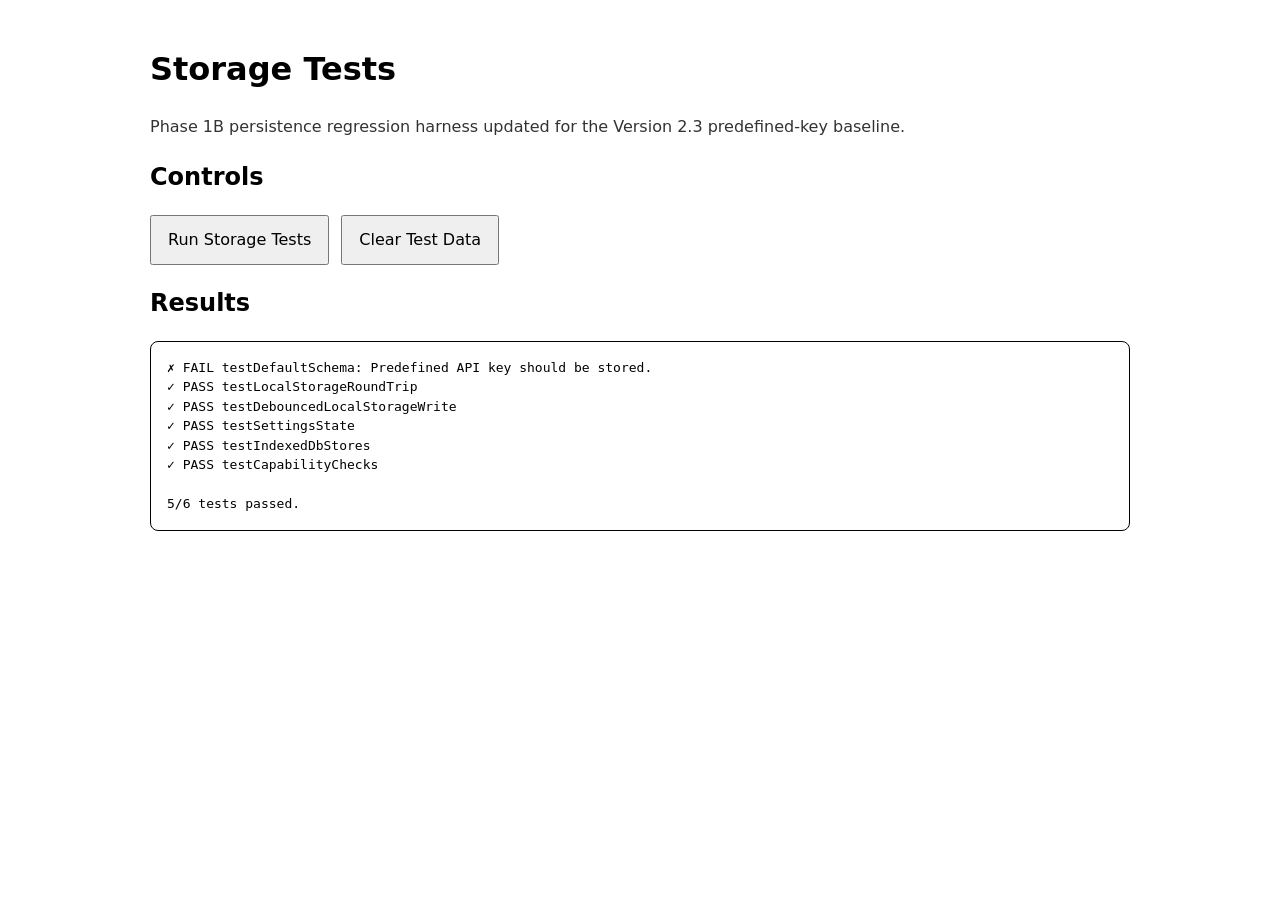
<file: MVP-Portfolio-Dash-3A-Validated/tests/storage-tests.html>
<!doctype html>
<html lang="en">
<head>
  <meta charset="utf-8">
  <title>Storage Tests | MVP Portfolio Dashboard</title>
  <meta name="viewport" content="width=device-width, initial-scale=1">
  <style>
    :root {
      color-scheme: light dark;
      font-family: system-ui, -apple-system, BlinkMacSystemFont, "Segoe UI", sans-serif;
      line-height: 1.5;
    }

    body {
      max-width: 980px;
      margin: 0 auto;
      padding: 1.5rem;
    }

    button {
      min-height: 44px;
      padding: 0.7rem 1rem;
      font: inherit;
      cursor: pointer;
    }

    pre {
      overflow: auto;
      padding: 1rem;
      border: 1px solid currentColor;
      border-radius: 0.5rem;
      white-space: pre-wrap;
    }

    .controls {
      display: flex;
      flex-wrap: wrap;
      gap: 0.75rem;
      margin: 1rem 0;
    }

    .pass {
      color: #0a7f2e;
    }

    .fail {
      color: #b00020;
    }

    .note {
      opacity: 0.8;
    }
  </style>
</head>
<body>
  <header>
    <h1>Storage Tests</h1>
    <p class="note">
      Phase 1B persistence regression harness updated for the Version 2.3 predefined-key baseline.
    </p>
  </header>

  <main>
    <section aria-labelledby="controls-heading">
      <h2 id="controls-heading">Controls</h2>
      <div class="controls">
        <button id="run-tests" type="button">Run Storage Tests</button>
        <button id="clear-test-data" type="button">Clear Test Data</button>
      </div>
    </section>

    <section aria-labelledby="results-heading">
      <h2 id="results-heading">Results</h2>
      <pre id="results" aria-live="polite">Not run yet.</pre>
    </section>
  </main>

  <script type="module">
    import {
      DEFAULT_DEBOUNCE_MS,
      INDEXED_DB_SCHEMA_VERSION,
      STORE_NAMES,
      createDefaultLocalState,
      summarizeApiSettingsForDiagnostics
    } from '../js/persistence/schema.js';

    import { LocalStoragePersistence } from '../js/persistence/local-storage.js';
    import { IndexedDbPersistence } from '../js/persistence/indexed-db.js';
    import { runCapabilityChecks } from '../js/diagnostics/capabilities.js';

    const TEST_LOCAL_STORAGE_KEY = 'mvpPortfolioDashboard.test.localState';
    const TEST_INDEXED_DB_NAME = 'mvpPortfolioDashboardStorageTests';

    const resultsElement = document.getElementById('results');
    const runButton = document.getElementById('run-tests');
    const clearButton = document.getElementById('clear-test-data');

    runButton.addEventListener('click', () => {
      runAllTests();
    });

    clearButton.addEventListener('click', async () => {
      await clearTestData();
      writeLine('Test data cleared.');
    });

    async function runAllTests() {
      resultsElement.textContent = '';

      const tests = [
        testDefaultSchema,
        testLocalStorageRoundTrip,
        testDebouncedLocalStorageWrite,
        testSettingsState,
        testIndexedDbStores,
        testCapabilityChecks
      ];

      let passed = 0;

      for (const test of tests) {
        try {
          await test();
          passed += 1;
          writeLine(`PASS ${test.name}`, 'pass');
        } catch (error) {
          writeLine(`FAIL ${test.name}: ${error.message}`, 'fail');
        }
      }

      writeLine('');
      writeLine(`${passed}/${tests.length} tests passed.`);
    }

    function testDefaultSchema() {
      const state = createDefaultLocalState();

      assert(state.schemaVersion === 2, 'Local schema version should be 2.');
      assert(Array.isArray(state.holdings), 'holdings should be an array.');
      assert(Array.isArray(state.lots), 'lots should be an array.');
      assert(Array.isArray(state.activeSymbols), 'activeSymbols should be an array.');
      assert(Array.isArray(state.benchmarks), 'benchmarks should be an array.');
      assert(state.apiSettings.provider === 'finnhub', 'API settings metadata should identify Finnhub provider.');
      assert(state.apiSettings.hasApiKey === true, 'Default state should contain the predefined API key.');
      assert(typeof state.apiSettings.apiKey === 'string' && state.apiSettings.apiKey.length > 0, 'Predefined API key should be stored.');
      assert(['system', 'dark', 'light'].includes(state.theme), 'Theme should be system, dark, or light.');
      assert(typeof state.accentColor === 'string', 'Accent color should be present.');
      assert(typeof state.fontScale === 'number', 'Font scale should be numeric.');
      assert(state.projectionHorizonYears >= 1 && state.projectionHorizonYears <= 10, 'Projection horizon should be 1 to 10 years.');
      assert(typeof state.monteCarloSettings === 'object', 'Monte Carlo settings should be an object.');
      assert(state.exportPreferences.includeApiKeyInBackup === true, 'API key backup inclusion must default on.');
    }

    async function testLocalStorageRoundTrip() {
      const storage = new LocalStoragePersistence({
        storageKey: TEST_LOCAL_STORAGE_KEY,
        debounceMs: 20
      });

      storage.clearState();

      const state = createDefaultLocalState();
      state.theme = 'light';
      state.holdings = [{ id: 'holding-test', symbol: 'TEST', name: 'Fixture Holding' }];
      state.lots = [{ id: 'lot-test', holdingId: 'holding-test', symbol: 'TEST', shares: 1.5, purchasePrice: 100, acquisitionDate: '2026-01-02' }];
      state.apiSettings = {
        provider: 'finnhub',
        hasApiKey: true,
        keySource: 'user-override',
        apiKeyLastUpdatedAt: '2026-01-02T00:00:00.000Z',
        apiKey: 'fixture-key-that-must-persist'
      };

      storage.writeStateNow(state);

      const restored = storage.readState();

      assert(restored.theme === 'light', 'Theme should round-trip.');
      assert(restored.holdings.length === 1, 'Holdings should round-trip.');
      assert(restored.lots.length === 1, 'Lots should round-trip.');
      assert(restored.apiSettings.hasApiKey === true, 'API key metadata should round-trip.');
      assert(restored.apiSettings.apiKey === 'fixture-key-that-must-persist', 'Version 2.3 API key must persist.');

      const diagnosticSummary = summarizeApiSettingsForDiagnostics(restored.apiSettings);
      assert(diagnosticSummary.apiKey === 'fixture-key-that-must-persist', 'Diagnostics summary must expose the active Version 2.3 key.');
    }

    async function testDebouncedLocalStorageWrite() {
      const storage = new LocalStoragePersistence({
        storageKey: TEST_LOCAL_STORAGE_KEY,
        debounceMs: 30
      });

      const state = storage.readState();
      state.accentColor = '#123456';

      storage.scheduleWrite(state);

      const immediateRaw = window.localStorage.getItem(TEST_LOCAL_STORAGE_KEY);
      assert(immediateRaw, 'A previous immediate write should exist before debounce flush.');

      await delay(DEFAULT_DEBOUNCE_MS > 30 ? 60 : DEFAULT_DEBOUNCE_MS + 50);

      const restored = storage.readState();
      assert(restored.accentColor === '#123456', 'Debounced write should flush.');
    }

    async function testSettingsState() {
      const storage = new LocalStoragePersistence({
        storageKey: TEST_LOCAL_STORAGE_KEY,
        debounceMs: 20
      });

      storage.clearState();
      storage.patchState({
        theme: 'dark',
        projectionHorizonYears: 7,
        fontScale: 1.1,
        apiSettings: {
          provider: 'finnhub',
          hasApiKey: true,
          keySource: 'user-override',
          apiKey: 'fixture-key-that-must-persist'
        }
      }, { immediate: true });

      const state = storage.readState();

      assert(state.theme === 'dark', 'Settings theme update should persist.');
      assert(state.projectionHorizonYears === 7, 'Projection horizon should persist.');
      assert(state.fontScale === 1.1, 'Font scale should persist.');
      assert(state.apiSettings.hasApiKey === true, 'API key metadata should persist.');
      assert(state.apiSettings.apiKey === 'fixture-key-that-must-persist', 'Settings persistence must preserve the active API key.');
      assert(state.exportPreferences.includeApiKeyInBackup === true, 'Backup must include the API key by default.');
    }

    async function testIndexedDbStores() {
      const db = new IndexedDbPersistence({
        databaseName: TEST_INDEXED_DB_NAME,
        databaseVersion: INDEXED_DB_SCHEMA_VERSION,
        batchDelayMs: 20
      });

      await db.open();

      const quote = await db.put(STORE_NAMES.QUOTE_SNAPSHOTS, {
        id: 'quote-test-20260102',
        symbol: 'TEST',
        asOf: '2026-01-02T14:30:00.000Z',
        snapshot: {
          c: 100,
          d: 1,
          dp: 1
        },
        source: 'fixture'
      });

      const quoteRead = await db.get(STORE_NAMES.QUOTE_SNAPSHOTS, quote);
      assert(quoteRead.symbol === 'TEST', 'Quote snapshot placeholder should round-trip.');

      const candle = await db.put(STORE_NAMES.CANDLES, {
        id: 'candle-test-d-20260101-20260102',
        symbol: 'TEST',
        resolution: 'D',
        from: '2026-01-01',
        to: '2026-01-02',
        candles: {
          c: [100, 101],
          h: [101, 102],
          l: [99, 100],
          o: [100, 100.5],
          t: [1767225600, 1767312000],
          v: [1000, 1100],
          s: 'ok'
        },
        source: 'fixture'
      });

      const candleRead = await db.get(STORE_NAMES.CANDLES, candle);
      assert(candleRead.candles.s === 'ok', 'Candle placeholder should round-trip.');

      await Promise.all([
        db.batchPut(STORE_NAMES.COMPANY_METADATA, [
          {
            symbol: 'TEST',
            profile: {
              name: 'Fixture Company'
            },
            updatedAt: '2026-01-02T00:00:00.000Z',
            expiresAt: '2026-01-09T00:00:00.000Z'
          }
        ]),
        db.batchPut(STORE_NAMES.DIAGNOSTICS_HISTORY, [
          {
            id: 'diagnostic-storage-test-1',
            level: 'info',
            category: 'storage-test',
            message: 'Fixture diagnostic record.'
          }
        ]),
        db.batchPut(STORE_NAMES.EXPORT_STAGING, [
          {
            id: 'export-storage-test-1',
            type: 'fixture',
            payload: {
              rows: []
            }
          }
        ])
      ]);

      const metadata = await db.get(STORE_NAMES.COMPANY_METADATA, 'TEST');
      assert(metadata.profile.name === 'Fixture Company', 'Company metadata placeholder should round-trip.');

      const scheduledWrite = db.schedulePut(STORE_NAMES.DIAGNOSTICS_HISTORY, {
        id: 'diagnostic-storage-test-2',
        level: 'info',
        category: 'storage-test',
        message: 'Batched fixture diagnostic record.'
      });

      await db.flushPendingWrites();
      await scheduledWrite;
      const scheduledDiagnostic = await db.get(
        STORE_NAMES.DIAGNOSTICS_HISTORY,
        'diagnostic-storage-test-2'
      );
      assert(scheduledDiagnostic.message === 'Batched fixture diagnostic record.', 'Scheduled IndexedDB write should flush.');

      await db.clearAllStores();
      const quotesAfterClear = await db.getAll(STORE_NAMES.QUOTE_SNAPSHOTS);
      assert(quotesAfterClear.length === 0, 'IndexedDB stores should clear.');

      await db.deleteDatabase();
    }

    async function testCapabilityChecks() {
      const report = await runCapabilityChecks();

      assert(report.checkedAt, 'Capability report should include timestamp.');
      assert(report.checks.localStorage, 'Capability report should include Local Storage.');
      assert(report.checks.indexedDB, 'Capability report should include IndexedDB.');
      assert(report.checks.serviceWorkers, 'Capability report should include service workers.');
      assert(report.checks.webWorkers, 'Capability report should include web workers.');
      assert(report.checks.fetch, 'Capability report should include fetch.');
      assert(report.checks.promise, 'Capability report should include Promise.');
      assert(report.checks.echarts, 'Capability report should include ECharts availability.');
      assert(report.checks.blobDownload, 'Capability report should include Blob/download support.');
    }

    async function clearTestData() {
      window.localStorage.removeItem(TEST_LOCAL_STORAGE_KEY);

      if ('indexedDB' in window) {
        const db = new IndexedDbPersistence({
          databaseName: TEST_INDEXED_DB_NAME,
          databaseVersion: INDEXED_DB_SCHEMA_VERSION
        });

        try {
          await db.deleteDatabase();
        } catch (error) {
          // Ignore blocked cleanup in manual tests.
        }
      }
    }

    function assert(condition, message) {
      if (!condition) {
        throw new Error(message);
      }
    }

    function delay(ms) {
      return new Promise((resolve) => {
        window.setTimeout(resolve, ms);
      });
    }

    function writeLine(message, className = '') {
      const prefix = className === 'pass'
        ? '✓ '
        : className === 'fail'
          ? '✗ '
          : '';

      resultsElement.textContent += `${prefix}${message}\n`;
    }

    runAllTests();
  </script>
</body>
</html>
</file>
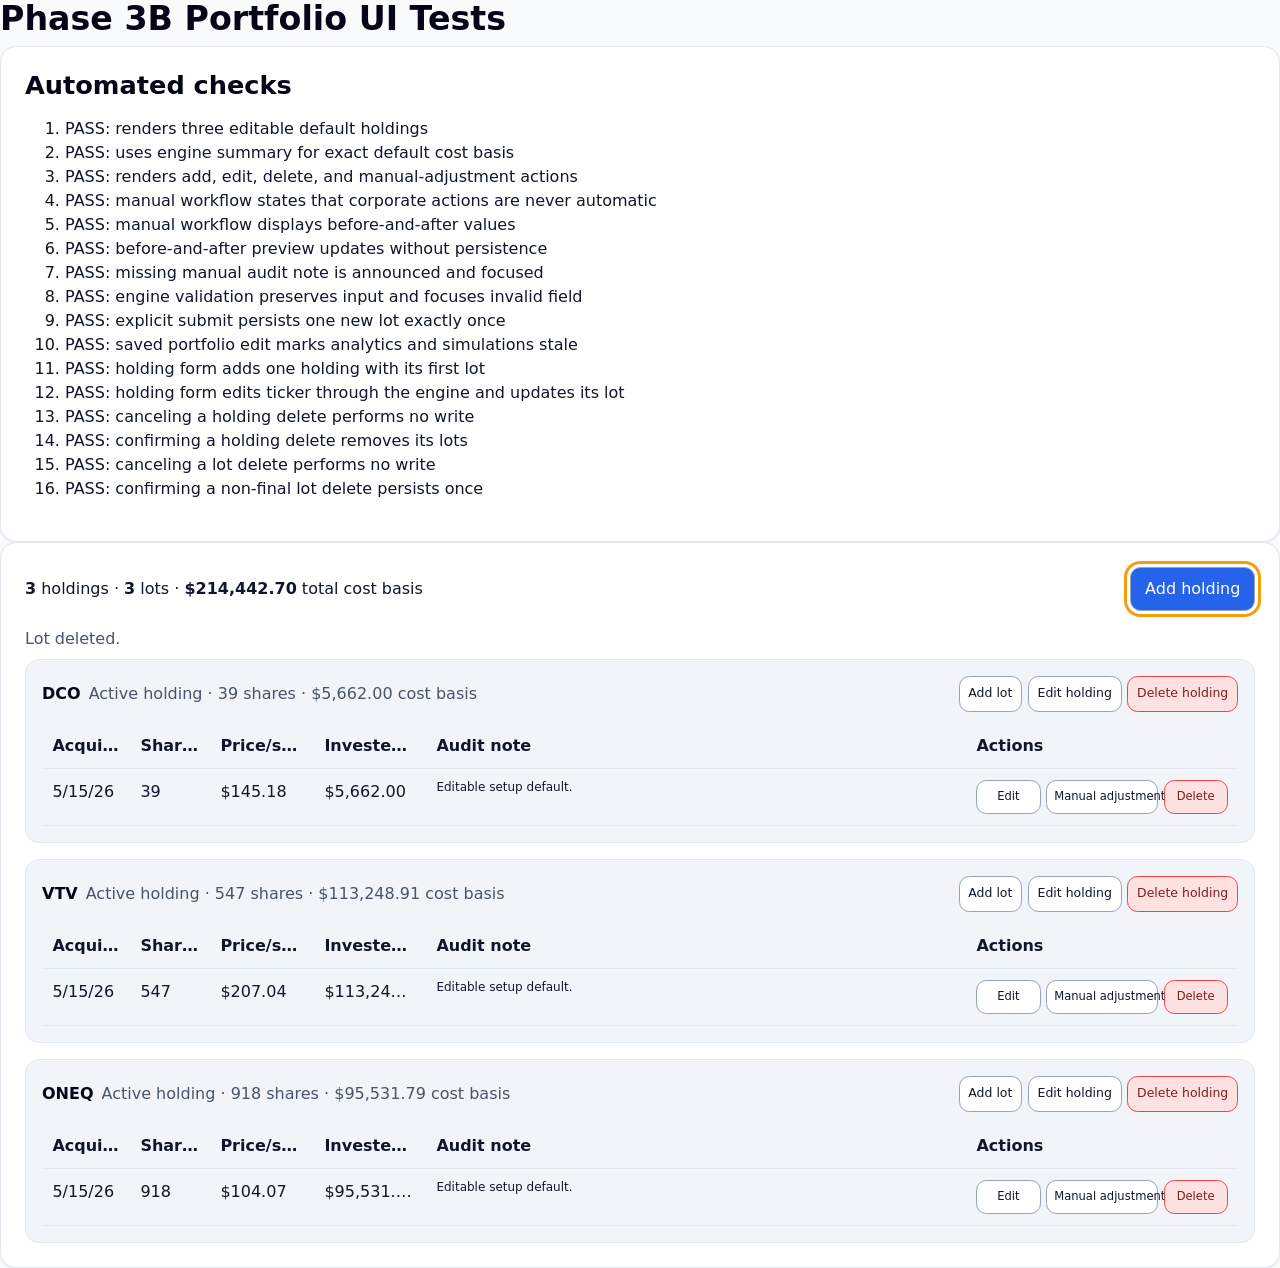
<file: MVP-Portfolio-Dash-3A-Validated/tests/ui-tests.html>
<!doctype html>
<html lang="en" data-theme="light">
<head>
  <meta charset="utf-8">
  <meta name="viewport" content="width=device-width, initial-scale=1">
  <title>Phase 3B Portfolio UI Tests</title>
  <link rel="stylesheet" href="../css/base.css">
  <link rel="stylesheet" href="../css/layout.css">
  <link rel="stylesheet" href="../css/themes.css">
  <link rel="stylesheet" href="../css/portfolio-editor.css">
</head>
<body>
  <main class="test-page">
    <h1>Phase 3B Portfolio UI Tests</h1>
    <section class="panel">
      <h2>Automated checks</h2>
      <ol id="test-results" aria-live="polite"></ol>
    </section>
    <section class="panel"><div data-portfolio-editor></div></section>
  </main>
  <script type="module">
    import { createDefaultSettingsState } from '../js/settings/settings-state.js';
    import { PortfolioEditor } from '../js/ui/portfolio-editor.js';

    const results = document.getElementById('test-results');
    const checks = [];
    let state = createDefaultSettingsState();
    let saveCount = 0;
    let confirmResult = true;
    const editor = new PortfolioEditor(document.querySelector('[data-portfolio-editor]'), {
      loadState: () => structuredClone(state),
      saveState: (next) => { saveCount += 1; state = structuredClone(next); return structuredClone(state); },
      confirm: () => confirmResult
    }).mount();

    function check(name, predicate) {
      let passed = false;
      let detail = '';
      try { passed = Boolean(predicate()); } catch (error) { detail = error.message; }
      checks.push({ name, passed, detail });
    }

    check('renders three editable default holdings', () => document.querySelectorAll('.holding-card').length === 3);
    check('uses engine summary for exact default cost basis', () => document.querySelector('.portfolio-toolbar').textContent.includes('$214,442.70'));
    check('renders add, edit, delete, and manual-adjustment actions', () => {
      return ['add-holding', 'add-lot', 'edit-lot', 'delete-lot', 'delete-holding', 'manual-adjustment']
        .every((action) => document.querySelector(`[data-portfolio-action="${action}"]`));
    });

    const manualButton = document.querySelector('[data-portfolio-action="manual-adjustment"]');
    manualButton.click();
    const manualDialog = document.querySelector('dialog[open]');
    check('manual workflow states that corporate actions are never automatic', () => manualDialog.textContent.includes('does not detect or apply splits'));
    check('manual workflow displays before-and-after values', () => manualDialog.querySelector('[data-after="shares"]'));
    manualDialog.querySelector('[name="shares"]').value = '78';
    manualDialog.querySelector('[name="auditNote"]').value = '';
    manualDialog.querySelector('[name="shares"]').dispatchEvent(new Event('input', { bubbles: true }));
    check('before-and-after preview updates without persistence', () => manualDialog.querySelector('[data-after="shares"]').textContent === '78' && saveCount === 0);

    manualDialog.querySelector('form').dispatchEvent(new Event('submit', { bubbles: true, cancelable: true }));
    check('missing manual audit note is announced and focused', () => {
      return manualDialog.querySelector('[role="alert"]').textContent.includes('audit note')
        && document.activeElement === manualDialog.querySelector('[name="auditNote"]');
    });
    manualDialog.querySelector('[data-dialog-cancel]').click();

    const editButton = document.querySelector('[data-portfolio-action="edit-lot"]');
    editButton.click();
    const editDialog = document.querySelector('dialog[open]');
    editDialog.querySelector('[name="shares"]').value = '0';
    editDialog.querySelector('form').dispatchEvent(new Event('submit', { bubbles: true, cancelable: true }));
    check('engine validation preserves input and focuses invalid field', () => {
      const shares = editDialog.querySelector('[name="shares"]');
      return shares.value === '0' && shares.getAttribute('aria-invalid') === 'true' && document.activeElement === shares && saveCount === 0;
    });
    editDialog.querySelector('[data-dialog-cancel]').click();

    const addLotButton = document.querySelector('[data-portfolio-action="add-lot"]');
    addLotButton.click();
    const addDialog = document.querySelector('dialog[open]');
    addDialog.querySelector('[name="shares"]').value = '0.5';
    addDialog.querySelector('[name="purchasePricePerShare"]').value = '100';
    addDialog.querySelector('[name="acquisitionDate"]').value = '2026-06-01';
    addDialog.querySelector('form').dispatchEvent(new Event('submit', { bubbles: true, cancelable: true }));
    check('explicit submit persists one new lot exactly once', () => saveCount === 1 && state.lots.length === 4);
    check('saved portfolio edit marks analytics and simulations stale', () => state.dependentDataState.analytics === 'stale' && state.dependentDataState.simulations === 'stale');

    document.querySelector('[data-portfolio-action="add-holding"]').click();
    const addHoldingDialog = document.querySelector('dialog[open]');
    addHoldingDialog.querySelector('[name="ticker"]').value = 'XYZ';
    addHoldingDialog.querySelector('[name="shares"]').value = '2';
    addHoldingDialog.querySelector('[name="purchasePricePerShare"]').value = '25';
    addHoldingDialog.querySelector('[name="acquisitionDate"]').value = '2026-06-02';
    addHoldingDialog.querySelector('form').dispatchEvent(new Event('submit', { bubbles: true, cancelable: true }));
    check('holding form adds one holding with its first lot', () => saveCount === 2 && state.holdings.some((holding) => holding.ticker === 'XYZ'));

    const xyzCard = [...document.querySelectorAll('[data-holding-id]')].find((card) => card.querySelector('h3').textContent === 'XYZ');
    xyzCard.querySelector('[data-portfolio-action="edit-holding"]').click();
    const editHoldingDialog = document.querySelector('dialog[open]');
    editHoldingDialog.querySelector('[name="ticker"]').value = 'XYZ2';
    editHoldingDialog.querySelector('form').dispatchEvent(new Event('submit', { bubbles: true, cancelable: true }));
    check('holding form edits ticker through the engine and updates its lot', () => {
      const holding = state.holdings.find((entry) => entry.ticker === 'XYZ2');
      const lot = state.lots.find((entry) => entry.holdingId === holding?.id);
      return saveCount === 3 && lot?.ticker === 'XYZ2';
    });

    confirmResult = false;
    const xyz2Delete = [...document.querySelectorAll('[data-holding-id]')]
      .find((card) => card.querySelector('h3').textContent === 'XYZ2')
      .querySelector('[data-portfolio-action="delete-holding"]');
    xyz2Delete.click();
    check('canceling a holding delete performs no write', () => saveCount === 3 && state.holdings.some((holding) => holding.ticker === 'XYZ2'));
    confirmResult = true;
    xyz2Delete.click();
    check('confirming a holding delete removes its lots', () => saveCount === 4 && !state.holdings.some((holding) => holding.ticker === 'XYZ2') && !state.lots.some((lot) => lot.ticker === 'XYZ2'));

    const secondDcoLotDelete = document.querySelectorAll('[data-holding-id]')[0]
      .querySelectorAll('[data-portfolio-action="delete-lot"]')[1];
    confirmResult = false;
    secondDcoLotDelete.click();
    check('canceling a lot delete performs no write', () => saveCount === 4 && state.lots.length === 4);
    confirmResult = true;
    secondDcoLotDelete.click();
    check('confirming a non-final lot delete persists once', () => saveCount === 5 && state.lots.length === 3);

    checks.forEach(({ name, passed, detail }) => {
      const item = document.createElement('li');
      item.dataset.status = passed ? 'pass' : 'fail';
      item.textContent = `${passed ? 'PASS' : 'FAIL'}: ${name}${detail ? ` (${detail})` : ''}`;
      results.append(item);
    });
    document.documentElement.dataset.testsComplete = 'true';
  </script>
</body>
</html>
</file>
<file: MVP-Portfolio-Dash-3A-Validated/css/base.css>
*,
*::before,
*::after {
  box-sizing: border-box;
}

html {
  min-height: 100%;
  font-family: system-ui, -apple-system, BlinkMacSystemFont, "Segoe UI", sans-serif;
  font-size: 16px;
  line-height: 1.5;
  text-rendering: optimizeLegibility;
  -webkit-text-size-adjust: 100%;
}

body {
  min-height: 100vh;
  margin: 0;
  color: var(--color-text);
  background: var(--color-page-bg);
}

button,
select,
input,
textarea {
  font: inherit;
}

button,
select {
  min-height: 2.75rem;
}

button {
  cursor: pointer;
}

button:disabled,
select:disabled {
  cursor: not-allowed;
  opacity: 0.72;
}

h1,
h2,
h3,
p,
dl,
dd,
ul {
  margin-top: 0;
}

h1,
h2,
h3 {
  color: var(--color-heading);
  line-height: 1.15;
}

h1 {
  margin-bottom: 0.5rem;
  font-size: clamp(1.75rem, 2.6vw, 2.75rem);
}

h2 {
  margin-bottom: 0.25rem;
  font-size: clamp(1.25rem, 2vw, 1.75rem);
}

h3 {
  margin-bottom: 0.5rem;
  font-size: 1rem;
}

p {
  margin-bottom: 1rem;
}

a {
  color: var(--color-link);
}

a:hover {
  color: var(--color-link-hover);
}

:focus-visible {
  outline: 3px solid var(--color-focus);
  outline-offset: 3px;
}

[hidden] {
  display: none !important;
}

.skip-link {
  position: absolute;
  left: 1rem;
  top: 1rem;
  z-index: 1000;
  transform: translateY(-150%);
  border-radius: 0.5rem;
  padding: 0.75rem 1rem;
  color: var(--color-button-text);
  background: var(--color-accent);
  text-decoration: none;
  transition: transform 120ms ease-in-out;
}

.skip-link:focus {
  transform: translateY(0);
}

.button {
  border: 1px solid var(--color-border-strong);
  border-radius: 0.65rem;
  padding: 0.55rem 0.85rem;
  color: var(--color-button-text);
  background: var(--color-accent);
}

.button:hover {
  background: var(--color-accent-hover);
}

.button--secondary {
  color: var(--color-text);
  background: var(--color-surface);
}

.button--secondary:hover,
.button--secondary.is-active {
  color: var(--color-button-text);
  background: var(--color-accent);
}

.eyebrow {
  margin-bottom: 0.35rem;
  color: var(--color-text-muted);
  font-size: 0.78rem;
  font-weight: 700;
  letter-spacing: 0.08em;
  text-transform: uppercase;
}

.metric-placeholder {
  margin-bottom: 0.4rem;
  color: var(--color-text-muted);
  font-size: clamp(1.4rem, 3vw, 2rem);
  font-weight: 700;
}

.status-pill {
  display: inline-flex;
  align-items: center;
  min-height: 2rem;
  border: 1px solid var(--color-border);
  border-radius: 999px;
  padding: 0.25rem 0.7rem;
  color: var(--color-text-muted);
  background: var(--color-surface-muted);
  font-size: 0.85rem;
  font-weight: 700;
  white-space: nowrap;
}

.status-pill--warning {
  color: var(--color-warning-text);
  background: var(--color-warning-bg);
  border-color: var(--color-warning-border);
}

.status-pill--offline {
  color: var(--color-danger-text);
  background: var(--color-danger-bg);
  border-color: var(--color-danger-border);
}

.plain-list {
  padding-left: 1.2rem;
}

.plain-list li {
  margin-bottom: 0.4rem;
}
</file>
<file: MVP-Portfolio-Dash-3A-Validated/css/layout.css>
.app-header {
  display: grid;
  grid-template-columns: minmax(0, 1fr) auto;
  gap: 1.25rem;
  align-items: end;
  border-bottom: 1px solid var(--color-border);
  padding: clamp(1rem, 2.5vw, 2rem);
  background: var(--color-surface);
}

.app-header__summary {
  max-width: 58rem;
  margin-bottom: 0;
  color: var(--color-text-muted);
}

.app-header__controls {
  display: flex;
  flex-wrap: wrap;
  gap: 0.75rem;
  justify-content: flex-end;
  align-items: end;
}

.control-group {
  display: inline-flex;
  gap: 0.5rem;
}

.field {
  display: grid;
  gap: 0.35rem;
  color: var(--color-text-muted);
  font-size: 0.9rem;
  font-weight: 700;
}

.field--compact select {
  max-width: 15rem;
}

.field select {
  border: 1px solid var(--color-border-strong);
  border-radius: 0.65rem;
  padding: 0.35rem 0.7rem;
  color: var(--color-text);
  background: var(--color-surface);
}

.app-nav {
  position: sticky;
  top: 0;
  z-index: 10;
  border-bottom: 1px solid var(--color-border);
  background: var(--color-nav-bg);
  backdrop-filter: blur(12px);
}

.app-nav__list {
  display: flex;
  gap: 0.35rem;
  overflow-x: auto;
  margin: 0;
  padding: 0.65rem clamp(1rem, 2.5vw, 2rem);
  list-style: none;
}

.app-nav__button {
  border: 1px solid transparent;
  border-radius: 999px;
  padding: 0.55rem 0.85rem;
  color: var(--color-text-muted);
  background: transparent;
  white-space: nowrap;
}

.app-nav__button:hover,
.app-nav__button.is-active {
  color: var(--color-button-text);
  background: var(--color-accent);
}

.app-frame {
  display: grid;
  grid-template-columns: minmax(0, 1fr) minmax(17rem, 22rem);
  gap: 1rem;
  width: min(100%, 118rem);
  margin: 0 auto;
  padding: clamp(1rem, 2.5vw, 2rem);
}

.app-main {
  min-width: 0;
}

.panel,
.app-aside,
.card,
.placeholder-block,
.print-surface {
  border: 1px solid var(--color-border);
  border-radius: 1rem;
  background: var(--color-surface);
  box-shadow: var(--shadow-sm);
}

.panel {
  padding: clamp(1rem, 2vw, 1.5rem);
}

.panel__header {
  display: flex;
  gap: 1rem;
  justify-content: space-between;
  align-items: start;
  margin-bottom: 1rem;
}

.card-grid,
.settings-grid {
  display: grid;
  grid-template-columns: repeat(4, minmax(0, 1fr));
  gap: 1rem;
}

.settings-grid {
  grid-template-columns: repeat(2, minmax(0, 1fr));
}

.card,
.placeholder-block,
.print-surface,
.app-aside {
  padding: 1rem;
}

.card p:last-child,
.placeholder-block p:last-child,
.print-surface p:last-child,
.app-aside p:last-child {
  margin-bottom: 0;
}

.diagnostics-list {
  display: grid;
  gap: 0.75rem;
  margin-bottom: 0;
}

.diagnostics-list > div {
  display: grid;
  grid-template-columns: minmax(10rem, 16rem) minmax(0, 1fr);
  gap: 0.75rem;
  border-bottom: 1px solid var(--color-border);
  padding-bottom: 0.75rem;
}

.diagnostics-list dt {
  color: var(--color-text-muted);
  font-weight: 700;
}

.diagnostics-list dd {
  margin-left: 0;
}

.app-aside {
  align-self: start;
  position: sticky;
  top: 5rem;
}

.app-footer {
  border-top: 1px solid var(--color-border);
  padding: 1rem clamp(1rem, 2.5vw, 2rem);
  color: var(--color-text-muted);
  background: var(--color-surface);
}

.app-footer p {
  margin-bottom: 0;
}

@media (max-width: 72rem) {
  .app-header {
    grid-template-columns: 1fr;
  }

  .app-header__controls {
    justify-content: flex-start;
  }

  .app-frame {
    grid-template-columns: 1fr;
  }

  .app-aside {
    position: static;
  }

  .card-grid {
    grid-template-columns: repeat(2, minmax(0, 1fr));
  }
}

@media (max-width: 44rem) {
  .app-header__controls,
  .control-group {
    width: 100%;
  }

  .control-group .button {
    flex: 1 1 0;
  }

  .card-grid,
  .settings-grid {
    grid-template-columns: 1fr;
  }

  .panel__header {
    display: grid;
  }

  .diagnostics-list > div {
    grid-template-columns: 1fr;
    gap: 0.2rem;
  }
}
</file>
<file: MVP-Portfolio-Dash-3A-Validated/css/themes.css>
:root,
:root[data-theme="light"] {
  color-scheme: light;
  --color-page-bg: #f8fafc;
  --color-surface: #ffffff;
  --color-surface-muted: #f1f5f9;
  --color-nav-bg: rgba(255, 255, 255, 0.92);
  --color-text: #0f172a;
  --color-text-muted: #475569;
  --color-heading: #020617;
  --color-border: #e2e8f0;
  --color-border-strong: #94a3b8;
  --color-accent: #2563eb;
  --color-accent-hover: #1d4ed8;
  --color-button-text: #ffffff;
  --color-link: #1d4ed8;
  --color-link-hover: #1e40af;
  --color-focus: #f59e0b;
  --color-warning-bg: #fef3c7;
  --color-warning-border: #f59e0b;
  --color-warning-text: #78350f;
  --color-danger-bg: #fee2e2;
  --color-danger-border: #ef4444;
  --color-danger-text: #7f1d1d;
  --shadow-sm: 0 1px 2px rgba(15, 23, 42, 0.08);
}

:root[data-theme="dark"] {
  color-scheme: dark;
  --color-page-bg: #020617;
  --color-surface: #0f172a;
  --color-surface-muted: #1e293b;
  --color-nav-bg: rgba(15, 23, 42, 0.92);
  --color-text: #e2e8f0;
  --color-text-muted: #94a3b8;
  --color-heading: #f8fafc;
  --color-border: #334155;
  --color-border-strong: #64748b;
  --color-accent: #60a5fa;
  --color-accent-hover: #3b82f6;
  --color-button-text: #020617;
  --color-link: #93c5fd;
  --color-link-hover: #bfdbfe;
  --color-focus: #fbbf24;
  --color-warning-bg: #422006;
  --color-warning-border: #d97706;
  --color-warning-text: #fde68a;
  --color-danger-bg: #450a0a;
  --color-danger-border: #dc2626;
  --color-danger-text: #fecaca;
  --shadow-sm: 0 1px 2px rgba(0, 0, 0, 0.4);
}

@media (prefers-color-scheme: dark) {
  :root:not([data-theme]) {
    color-scheme: dark;
    --color-page-bg: #020617;
    --color-surface: #0f172a;
    --color-surface-muted: #1e293b;
    --color-nav-bg: rgba(15, 23, 42, 0.92);
    --color-text: #e2e8f0;
    --color-text-muted: #94a3b8;
    --color-heading: #f8fafc;
    --color-border: #334155;
    --color-border-strong: #64748b;
    --color-accent: #60a5fa;
    --color-accent-hover: #3b82f6;
    --color-button-text: #020617;
    --color-link: #93c5fd;
    --color-link-hover: #bfdbfe;
    --color-focus: #fbbf24;
    --color-warning-bg: #422006;
    --color-warning-border: #d97706;
    --color-warning-text: #fde68a;
    --color-danger-bg: #450a0a;
    --color-danger-border: #dc2626;
    --color-danger-text: #fecaca;
    --shadow-sm: 0 1px 2px rgba(0, 0, 0, 0.4);
  }
}
</file>
<file: MVP-Portfolio-Dash-3A-Validated/css/portfolio-editor.css>
.portfolio-toolbar,
.holding-card__header,
.holding-card__actions,
.lot-actions,
.portfolio-dialog__header,
.portfolio-dialog__actions {
  display: flex;
  gap: 0.75rem;
  align-items: center;
  justify-content: space-between;
  flex-wrap: wrap;
}

.portfolio-toolbar {
  margin-bottom: 1rem;
}

.portfolio-save-status {
  min-height: 1.5rem;
  margin-bottom: 0.5rem;
  color: var(--color-text-muted);
}

.portfolio-save-status[data-error="true"] {
  color: var(--color-danger-text);
}

.holding-list {
  display: grid;
  gap: 1rem;
  min-width: 0;
  max-width: 100%;
}

.holding-card,
.portfolio-empty,
.portfolio-notice,
.portfolio-comparison {
  border: 1px solid var(--color-border);
  border-radius: 0.85rem;
  padding: 1rem;
  background: var(--color-surface-muted);
  min-width: 0;
  max-width: 100%;
}

.holding-card__header {
  align-items: center;
  flex-wrap: nowrap;
  margin-bottom: 0.75rem;
}

.holding-card__summary {
  display: flex;
  align-items: baseline;
  gap: 0.5rem;
  min-width: 0;
  white-space: nowrap;
}

.holding-card__summary h3 {
  flex: 0 0 auto;
  margin-bottom: 0;
}

.holding-card__header p {
  min-width: 0;
  margin-bottom: 0;
  color: var(--color-text-muted);
  overflow: hidden;
  text-overflow: ellipsis;
}

.holding-card__actions {
  flex: 0 0 auto;
  flex-wrap: nowrap;
  gap: 0.35rem;
  margin-left: auto;
}

.holding-card__actions .button {
  min-height: 2.25rem;
  padding: 0.35rem 0.55rem;
  font-size: 0.78rem;
  line-height: 1.2;
  white-space: nowrap;
}

.button--danger {
  color: var(--color-danger-text);
  border-color: var(--color-danger-border);
  background: var(--color-danger-bg);
}

.button--danger:hover {
  color: var(--color-button-text);
  background: var(--color-danger-text);
}

.button--ghost {
  color: var(--color-text);
  background: transparent;
}

.button--ghost:hover {
  color: var(--color-text);
  background: var(--color-surface-muted);
}

.lot-table-scroll,
.portfolio-comparison__scroll {
  width: 100%;
  max-width: 100%;
  overflow-x: auto;
  -webkit-overflow-scrolling: touch;
}

.lot-table,
.portfolio-comparison table {
  width: 100%;
  border-collapse: collapse;
}

.lot-table {
  table-layout: fixed;
}

.lot-table th,
.lot-table td {
  min-width: 0;
  overflow: hidden;
  text-overflow: ellipsis;
  white-space: nowrap;
}

.lot-table th,
.lot-table td,
.portfolio-comparison th,
.portfolio-comparison td {
  border-bottom: 1px solid var(--color-border);
  padding: 0.65rem;
  text-align: left;
  vertical-align: top;
}

.lot-note {
  min-width: 0;
  font-size: 0.75rem;
  line-height: 1.2;
}

.lot-actions {
  justify-content: flex-start;
  flex-wrap: nowrap;
  gap: 0.35rem;
  min-width: 0;
  max-width: 100%;
}

.lot-actions .button {
  min-height: 2.15rem;
  min-width: 0;
  flex: 1 1 0;
  padding: 0.4rem 0.45rem;
  font-size: 0.72rem;
  line-height: 1.2;
  white-space: nowrap;
}

.lot-actions .button:nth-child(2) {
  flex-grow: 2;
}

.portfolio-dialog {
  width: min(94vw, 46rem);
  max-height: min(90vh, 52rem);
  overflow: auto;
  border: 1px solid var(--color-border-strong);
  border-radius: 1rem;
  padding: 0;
  color: var(--color-text);
  background: var(--color-surface);
  box-shadow: var(--shadow-lg, 0 1rem 3rem rgb(0 0 0 / 0.25));
}

.portfolio-dialog::backdrop {
  background: rgb(15 23 42 / 0.72);
}

.portfolio-form {
  padding: clamp(1rem, 4vw, 1.5rem);
}

.portfolio-dialog__header {
  align-items: flex-start;
  margin-bottom: 1rem;
}

.portfolio-form__grid {
  display: grid;
  grid-template-columns: repeat(2, minmax(0, 1fr));
  gap: 1rem;
}

.portfolio-field {
  display: grid;
  gap: 0.35rem;
  font-weight: 700;
}

.portfolio-field--wide {
  grid-column: 1 / -1;
}

.portfolio-field input,
.portfolio-field textarea {
  width: 100%;
  min-height: 2.75rem;
  border: 1px solid var(--color-border-strong);
  border-radius: 0.65rem;
  padding: 0.65rem;
  color: var(--color-text);
  background: var(--color-surface);
}

.portfolio-field textarea {
  resize: vertical;
}

.portfolio-field small {
  color: var(--color-text-muted);
  font-weight: 400;
}

.portfolio-check {
  display: flex;
  gap: 0.65rem;
  align-items: center;
  min-height: 2.75rem;
  align-self: end;
}

.portfolio-check input {
  width: 1.4rem;
  height: 1.4rem;
}

.portfolio-form__errors {
  margin-bottom: 1rem;
  border: 1px solid var(--color-danger-border);
  border-radius: 0.65rem;
  padding: 0.75rem;
  color: var(--color-danger-text);
  background: var(--color-danger-bg);
}

.portfolio-form__errors p {
  margin-bottom: 0.25rem;
  font-weight: 700;
}

.portfolio-form__errors ul {
  margin-bottom: 0;
  padding-left: 1.25rem;
}

.portfolio-notice {
  margin-bottom: 1rem;
}

.portfolio-notice--warning {
  color: var(--color-warning-text);
  border-color: var(--color-warning-border);
  background: var(--color-warning-bg);
}

.portfolio-comparison {
  margin-top: 1rem;
}

.portfolio-dialog__actions {
  justify-content: flex-end;
  margin-top: 1.25rem;
}

@media (min-width: 44.01rem) {
  .lot-table th:nth-child(1),
  .lot-table td:nth-child(1) {
    width: 5.5rem;
  }

  .lot-table th:nth-child(2),
  .lot-table td:nth-child(2) {
    width: 5rem;
  }

  .lot-table th:nth-child(3),
  .lot-table td:nth-child(3) {
    width: 6.5rem;
  }

  .lot-table th:nth-child(4),
  .lot-table td:nth-child(4) {
    width: 7rem;
  }

  .lot-table th:last-child,
  .lot-table td:last-child {
    width: 17rem;
  }
}

@media (max-width: 44rem) {
  .lot-actions,
  .portfolio-dialog__actions {
    width: 100%;
  }

  .portfolio-dialog__actions .button {
    flex: 1 1 8rem;
  }

  .portfolio-form__grid {
    grid-template-columns: 1fr;
  }

  .portfolio-field--wide {
    grid-column: auto;
  }

  .lot-table,
  .lot-table tbody,
  .lot-table tr,
  .lot-table td {
    display: block;
    width: 100%;
  }

  .lot-table thead {
    position: absolute;
    width: 1px;
    height: 1px;
    overflow: hidden;
    clip: rect(0 0 0 0);
  }

  .lot-table tr {
    border-top: 1px solid var(--color-border-strong);
    padding: 0.5rem 0;
  }

  .lot-table td {
    display: grid;
    grid-template-columns: minmax(6.5rem, 35%) minmax(0, 1fr);
    gap: 0.5rem;
    border: 0;
    padding: 0.4rem 0;
  }

  .lot-table td::before {
    content: attr(data-label);
    color: var(--color-text-muted);
    font-weight: 700;
  }

  .lot-table td[data-label="Actions"] {
    grid-template-columns: 1fr;
  }

  .lot-actions {
    min-width: 0;
  }

  .portfolio-dialog {
    width: 100vw;
    max-width: 100vw;
    max-height: 100dvh;
    margin: auto 0 0;
    border-radius: 1rem 1rem 0 0;
  }
}
</file>
<file: MVP-Portfolio-Dash-3A-Validated/css/print.css>
@page {
  margin: 0.6in;
}

* {
  box-shadow: none !important;
}

body {
  color: #000000;
  background: #ffffff;
}

.app-header,
.app-nav,
.app-aside,
.app-footer,
.skip-link,
.app-header__controls {
  display: none !important;
}

.app-frame,
.app-main {
  display: block;
  width: 100%;
  margin: 0;
  padding: 0;
}

.panel {
  display: block !important;
  border: 0;
  padding: 0;
}

.panel[hidden] {
  display: none !important;
}

.panel__header {
  border-bottom: 1px solid #000000;
  margin-bottom: 0.4in;
  padding-bottom: 0.15in;
}

.card,
.placeholder-block,
.print-surface {
  break-inside: avoid;
  border: 1px solid #000000;
  background: #ffffff;
}

.status-pill {
  border-color: #000000;
  color: #000000;
  background: #ffffff;
}

a::after {
  content: " (" attr(href) ")";
  font-size: 0.85em;
}
</file>
<file: MVP-Portfolio-Dash-3A-Validated/css/setup-wizard.css>
.setup-open {
  overflow: hidden;
}

.setup-overlay {
  align-items: center;
  background: rgba(15, 23, 42, 0.76);
  display: flex;
  inset: 0;
  justify-content: center;
  padding: 1rem;
  position: fixed;
  z-index: 1000;
}

.setup-panel {
  background: var(--surface, #ffffff);
  border: 1px solid var(--border, #d1d5db);
  border-radius: 1rem;
  box-shadow: 0 1.5rem 4rem rgba(0, 0, 0, 0.35);
  color: var(--text, #111827);
  display: grid;
  grid-template-rows: auto minmax(0, 1fr) auto;
  max-height: min(92vh, 58rem);
  max-width: 72rem;
  overflow: hidden;
  width: min(100%, 72rem);
}

.setup-header,
.setup-footer {
  background: var(--surface-muted, #f8fafc);
  border-color: var(--border, #d1d5db);
  padding: 1rem;
}

.setup-header {
  border-bottom: 1px solid var(--border, #d1d5db);
}

.setup-footer {
  align-items: center;
  border-top: 1px solid var(--border, #d1d5db);
  display: flex;
  gap: 1rem;
  justify-content: space-between;
}

.setup-footer__nav,
.setup-actions-inline {
  display: flex;
  flex-wrap: wrap;
  gap: 0.75rem;
}

.setup-body {
  overflow: auto;
  padding: 1rem;
}

.setup-eyebrow {
  color: var(--muted, #64748b);
  font-size: calc(0.8rem * var(--font-scale, 1));
  font-weight: 700;
  letter-spacing: 0.08em;
  margin: 0 0 0.25rem;
  text-transform: uppercase;
}

.setup-header h1 {
  font-size: calc(1.5rem * var(--font-scale, 1));
  margin: 0 0 1rem;
}

.setup-steps {
  display: grid;
  gap: 0.5rem;
  grid-template-columns: repeat(auto-fit, minmax(8rem, 1fr));
  list-style: none;
  margin: 0;
  padding: 0;
}

.setup-steps li {
  background: var(--surface, #ffffff);
  border: 1px solid var(--border, #d1d5db);
  border-radius: 999px;
  color: var(--muted, #64748b);
  font-size: calc(0.8rem * var(--font-scale, 1));
  padding: 0.35rem 0.65rem;
}

.setup-steps li[aria-current="step"] {
  border-color: var(--accent, #2563eb);
  color: var(--text, #111827);
  font-weight: 700;
}

.setup-steps li[data-complete="true"] {
  color: var(--success, #047857);
}

.setup-step {
  display: grid;
  gap: 1rem;
}

.setup-lead {
  color: var(--text, #111827);
  font-size: calc(1rem * var(--font-scale, 1));
  line-height: 1.55;
  margin: 0;
  max-width: 72ch;
}

.setup-muted,
.setup-field__hint {
  color: var(--muted, #64748b);
  font-size: calc(0.875rem * var(--font-scale, 1));
  line-height: 1.45;
  margin: 0;
}

.setup-warning-grid {
  display: grid;
  gap: 1rem;
  grid-template-columns: repeat(auto-fit, minmax(16rem, 1fr));
}

.setup-warning-card {
  background: var(--surface-muted, #f8fafc);
  border: 1px solid var(--border, #d1d5db);
  border-left: 0.35rem solid var(--accent, #2563eb);
  border-radius: 0.75rem;
  padding: 1rem;
}

.setup-warning-card h2 {
  font-size: calc(1rem * var(--font-scale, 1));
  margin: 0 0 0.5rem;
}

.setup-warning-card p {
  color: var(--muted, #64748b);
  line-height: 1.45;
  margin: 0;
}

.setup-form-grid {
  grid-template-columns: repeat(auto-fit, minmax(16rem, 1fr));
}

.setup-grid-span {
  grid-column: 1 / -1;
}

.setup-field {
  display: grid;
  gap: 0.4rem;
}

.setup-field__label {
  font-weight: 700;
}

.setup-panel input,
.setup-panel select,
.setup-panel textarea {
  background: var(--input-bg, var(--surface, #ffffff));
  border: 1px solid var(--border, #d1d5db);
  border-radius: 0.5rem;
  color: var(--text, #111827);
  font: inherit;
  min-height: 2.5rem;
  padding: 0.45rem 0.6rem;
  width: 100%;
}

.setup-panel input[type="checkbox"] {
  min-height: auto;
  width: auto;
}

.setup-panel input[type="color"] {
  padding: 0.2rem;
}

.setup-checkline {
  align-items: flex-start;
  display: flex;
  gap: 0.6rem;
  line-height: 1.45;
}

.setup-checkline input {
  margin-top: 0.2rem;
}

.setup-table {
  border-collapse: collapse;
  font-size: calc(0.9rem * var(--font-scale, 1));
  min-width: 48rem;
  width: 100%;
}

.setup-table th,
.setup-table td {
  border-bottom: 1px solid var(--border, #d1d5db);
  padding: 0.5rem;
  text-align: left;
  vertical-align: middle;
}

.setup-table th {
  background: var(--surface-muted, #f8fafc);
  font-weight: 700;
}

.setup-review-list {
  border: 1px solid var(--border, #d1d5db);
  border-radius: 0.75rem;
  display: grid;
  grid-template-columns: minmax(10rem, 0.4fr) 1fr;
  margin: 0;
  overflow: hidden;
}

.setup-review-list dt,
.setup-review-list dd {
  border-bottom: 1px solid var(--border, #d1d5db);
  margin: 0;
  padding: 0.75rem;
}

.setup-review-list dt {
  background: var(--surface-muted, #f8fafc);
  font-weight: 700;
}

.setup-error {
  background: var(--danger-bg, #fee2e2);
  border: 1px solid var(--danger, #b91c1c);
  border-radius: 0.75rem;
  color: var(--danger-text, #7f1d1d);
  margin-bottom: 1rem;
  padding: 0.75rem;
}

.button {
  align-items: center;
  border: 1px solid transparent;
  border-radius: 0.55rem;
  cursor: pointer;
  display: inline-flex;
  font: inherit;
  font-weight: 700;
  justify-content: center;
  min-height: 2.5rem;
  padding: 0.45rem 0.9rem;
}

.button:disabled {
  cursor: not-allowed;
  opacity: 0.5;
}

.button--primary {
  background: var(--accent, #2563eb);
  color: #ffffff;
}

.button--secondary {
  background: var(--surface, #ffffff);
  border-color: var(--accent, #2563eb);
  color: var(--accent, #2563eb);
}

.button--ghost {
  background: transparent;
  border-color: var(--border, #d1d5db);
  color: var(--text, #111827);
}

[data-theme="dark"] .setup-overlay {
  background: rgba(2, 6, 23, 0.82);
}

@media (max-width: 760px) {
  .setup-overlay {
    align-items: stretch;
    padding: 0;
  }

  .setup-panel {
    border-radius: 0;
    max-height: none;
    width: 100%;
  }

  .setup-footer {
    align-items: stretch;
    flex-direction: column;
  }

  .setup-footer__nav,
  .setup-footer__nav .button,
  .setup-footer .button {
    width: 100%;
  }

  .setup-footer__nav {
    display: grid;
    grid-template-columns: 1fr 1fr;
  }

  .setup-body {
    padding: 0.75rem;
  }

  .setup-table {
    min-width: 42rem;
  }
}
</file>
